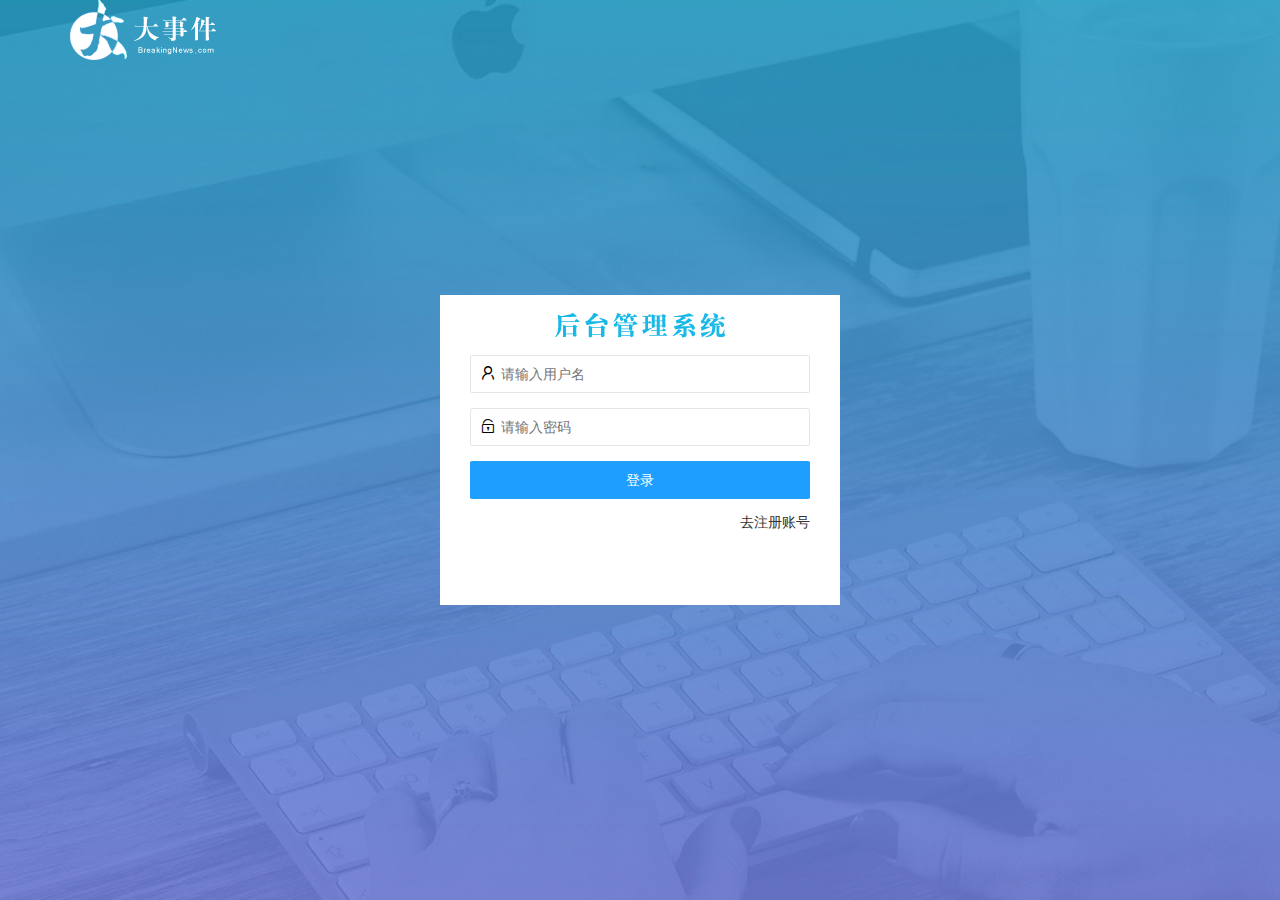
<file: login.html>
<!DOCTYPE html>
<html lang="en">

<head>
    <meta charset="UTF-8">
    <meta name="viewport" content="width=device-width, initial-scale=1.0">
    <title>大事件-登录/注册</title>
    <link rel="stylesheet" href="/assets/lib/layui/css/layui.css">
    <link rel="stylesheet" href="/assets/css/login.css">

</head>

<body>
    <!-- logo -->
    <div class="layui-main">
        <img src="/assets/images/logo.png">
    </div>

    <!-- 登录和注册面板 -->
    <div class="loginandreg-box">
        <div class="title-box"></div>

        <!-- login -->
        <div class="login-box">
            <form id="loginForm" class="layui-form" action="">
                <div class="layui-form-item">
                    <i class="layui-icon layui-icon-username"></i>
                    <input type="text" name="username" required lay-verify="required" placeholder="请输入用户名" autocomplete="off" class="layui-input">
                </div>

                <div class="layui-form-item">
                    <i class="layui-icon layui-icon-password"></i>
                    <input type="password" name="password" required lay-verify="required|pass" placeholder="请输入密码" autocomplete="off" class="layui-input">
                </div>

                <div class="layui-form-item">
                    <button class="layui-btn layui-btn-fluid  layui-btn-normal" lay-submit>登录</button>
                </div>

                <div class="layui-form-item link">
                    <a href="javascript:;" id="goRegLink">去注册账号</a>
                </div>
            </form>

        </div>

        <!-- reg -->
        <div class="reg-box" style="display: none;">
            <form id="regForm" class="layui-form" action="">
                <div class="layui-form-item">
                    <i class="layui-icon layui-icon-username"></i>
                    <input type="text" name="username" required lay-verify="required" placeholder="请输入用户名" autocomplete="off" class="layui-input">
                </div>

                <div class="layui-form-item">
                    <i class="layui-icon layui-icon-password"></i>
                    <input type="password" name="password" required lay-verify="required|pass" placeholder="请输入密码" autocomplete="off" class="layui-input">
                </div>

                <div class="layui-form-item">
                    <i class="layui-icon layui-icon-password"></i>
                    <input type="password" name="repassword" required lay-verify="required|pass|repass" placeholder="请再次输入密码" autocomplete="off" class="layui-input">
                </div>

                <div class="layui-form-item">
                    <button class="layui-btn layui-btn-fluid layui-btn-normal" lay-submit>注册</button>
                </div>

                <div class="layui-form-item link">
                    <a href="javascript:;" id="goLoginLink">去登录</a>
                </div>
            </form>

        </div>
    </div>

    <script src="/assets/lib/layui/layui.all.js"></script>
    <script src="/assets/lib/jquery.js"></script>
    <script src="/assets/js/baseAPI.js"></script>
    <script src="/assets/js/login.js"></script>
</body>

</html>
</file>
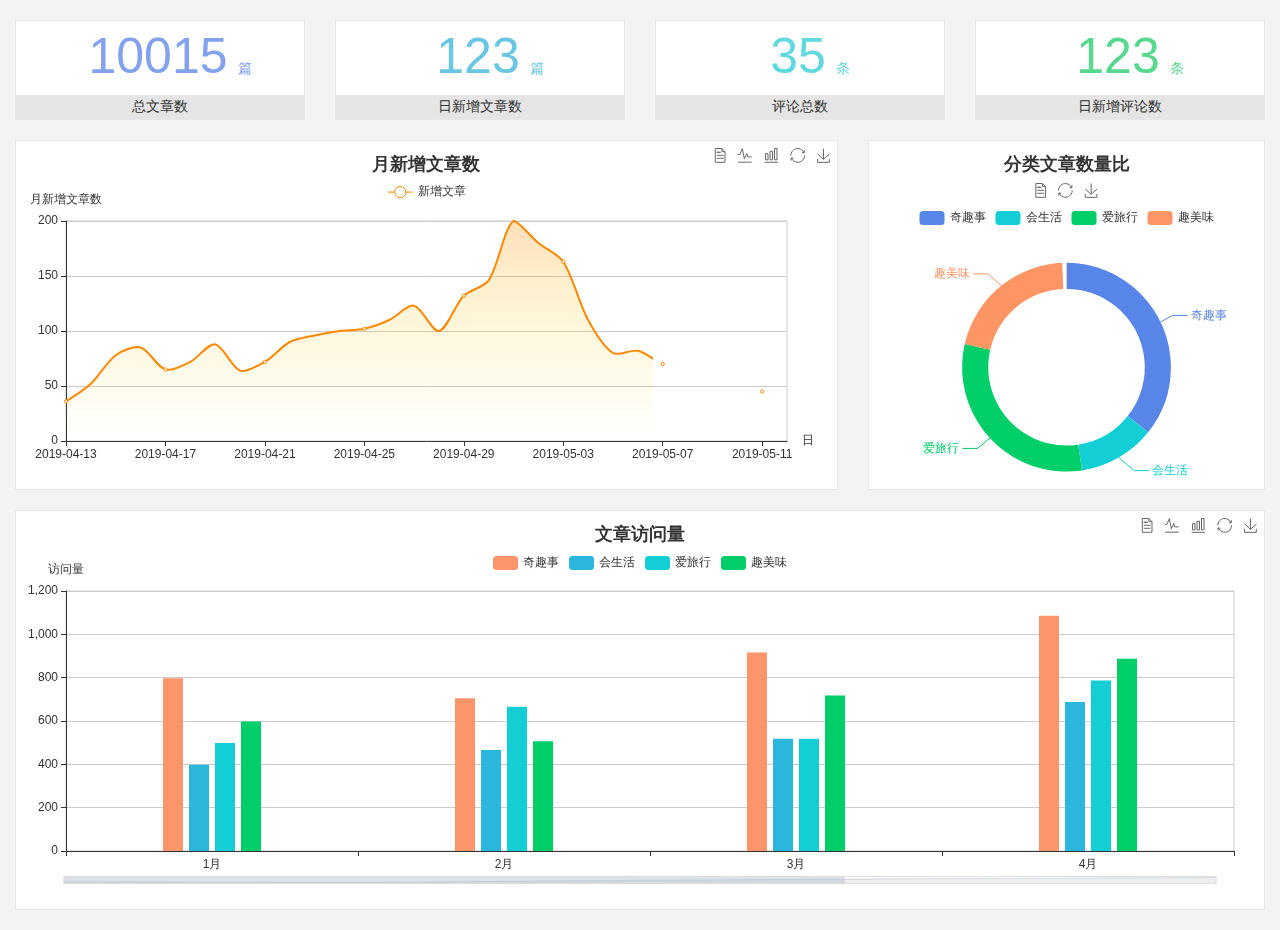
<file: home/dashboard.html>
<!DOCTYPE html>
<html lang="en">

<head>
  <meta charset="UTF-8">
  <meta name="viewport" content="width=device-width, initial-scale=1.0">
  <meta http-equiv="X-UA-Compatible" content="ie=edge">
  <title>图表统计</title>
  <link rel="stylesheet" href="../../assets/lib/bootstrap.css" />
  <link rel="stylesheet" href="../../assets/lib/main.css" />
  <script src="../../assets/lib/jquery.js"></script>
  <script type="text/javascript" src="../../assets/lib/echarts.min.js"></script>
</head>

<body>
  <div class="container-fluid">
    <div class="row spannel_list">
      <div class="col-sm-3 col-xs-6">
        <div class="spannel">
          <em>10015</em><span>篇</span>
          <b>总文章数</b>
        </div>
      </div>
      <div class="col-sm-3 col-xs-6">
        <div class="spannel scolor01">
          <em>123</em><span>篇</span>
          <b>日新增文章数</b>
        </div>
      </div>
      <div class="col-sm-3 col-xs-6">
        <div class="spannel scolor02">
          <em>35</em><span>条</span>
          <b>评论总数</b>
        </div>
      </div>
      <div class="col-sm-3 col-xs-6">
        <div class="spannel scolor03">
          <em>123</em><span>条</span>
          <b>日新增评论数</b>
        </div>
      </div>
    </div>
  </div>

  <div class="container-fluid">
    <div class="row curve-pie">
      <div class="col-lg-8 col-md-8">
        <div class="gragh_pannel" id="curve_show"></div>
      </div>
      <div class="col-lg-4 col-md-4">
        <div class="gragh_pannel" id="pie_show"></div>
      </div>
    </div>
  </div>

  <div class="container-fluid">
    <div class="column_pannel" id="column_show"></div>
  </div>

  <script>
    var oChart = echarts.init(document.getElementById('curve_show'));
    var aList_all = [
      { 'count': 36, 'date': '2019-04-13' },
      { 'count': 52, 'date': '2019-04-14' },
      { 'count': 78, 'date': '2019-04-15' },
      { 'count': 85, 'date': '2019-04-16' },
      { 'count': 65, 'date': '2019-04-17' },
      { 'count': 72, 'date': '2019-04-18' },
      { 'count': 88, 'date': '2019-04-19' },
      { 'count': 64, 'date': '2019-04-20' },
      { 'count': 72, 'date': '2019-04-21' },
      { 'count': 90, 'date': '2019-04-22' },
      { 'count': 96, 'date': '2019-04-23' },
      { 'count': 100, 'date': '2019-04-24' },
      { 'count': 102, 'date': '2019-04-25' },
      { 'count': 110, 'date': '2019-04-26' },
      { 'count': 123, 'date': '2019-04-27' },
      { 'count': 100, 'date': '2019-04-28' },
      { 'count': 132, 'date': '2019-04-29' },
      { 'count': 146, 'date': '2019-04-30' },
      { 'count': 200, 'date': '2019-05-01' },
      { 'count': 180, 'date': '2019-05-02' },
      { 'count': 163, 'date': '2019-05-03' },
      { 'count': 110, 'date': '2019-05-04' },
      { 'count': 80, 'date': '2019-05-05' },
      { 'count': 82, 'date': '2019-05-06' },
      { 'count': 70, 'date': '2019-05-07' },
      { 'count': 65, 'date': '2019-05-08' },
      { 'count': 54, 'date': '2019-05-09' },
      { 'count': 40, 'date': '2019-05-10' },
      { 'count': 45, 'date': '2019-05-11' },
      { 'count': 38, 'date': '2019-05-12' },
    ];

    let aCount = [];
    let aDate = [];

    for (var i = 0; i < aList_all.length; i++) {
      aCount.push(aList_all[i].count);
      aDate.push(aList_all[i].date);
    }

    var chartopt = {
      title: {
        text: '月新增文章数',
        left: 'center',
        top: '10'
      },
      tooltip: {
        trigger: 'axis'
      },
      legend: {
        data: ['新增文章'],
        top: '40'
      },
      toolbox: {
        show: true,
        feature: {
          mark: { show: true },
          dataView: { show: true, readOnly: false },
          magicType: { show: true, type: ['line', 'bar'] },
          restore: { show: true },
          saveAsImage: { show: true }
        }
      },
      calculable: true,
      xAxis: [
        {
          name: '日',
          type: 'category',
          boundaryGap: false,
          data: aDate
        }
      ],
      yAxis: [
        {
          name: '月新增文章数',
          type: 'value'
        }
      ],
      series: [
        {
          name: '新增文章',
          type: 'line',
          smooth: true,
          itemStyle: { normal: { areaStyle: { type: 'default' }, color: '#f80' }, lineStyle: { color: '#f80' } },
          data: aCount
        }],
      areaStyle: {
        normal: {
          color: new echarts.graphic.LinearGradient(0, 0, 0, 1, [{
            offset: 0,
            color: 'rgba(255,136,0,0.39)'
          }, {
            offset: .34,
            color: 'rgba(255,180,0,0.25)'
          }, {
            offset: 1,
            color: 'rgba(255,222,0,0.00)'
          }])

        }
      },
      grid: {
        show: true,
        x: 50,
        x2: 50,
        y: 80,
        height: 220
      }
    };

    oChart.setOption(chartopt);


    var oPie = echarts.init(document.getElementById('pie_show'));
    var oPieopt =
    {
      title: {
        top: 10,
        text: '分类文章数量比',
        x: 'center'
      },
      tooltip: {
        trigger: 'item',
        formatter: "{a} <br/>{b} : {c} ({d}%)"
      },
      color: ['#5885e8', '#13cfd5', '#00ce68', '#ff9565'],
      legend: {
        x: 'center',
        top: 65,
        data: ['奇趣事', '会生活', '爱旅行', '趣美味']
      },
      toolbox: {
        show: true,
        x: 'center',
        top: 35,
        feature: {
          mark: { show: true },
          dataView: { show: true, readOnly: false },
          magicType: {
            show: true,
            type: ['pie', 'funnel'],
            option: {
              funnel: {
                x: '25%',
                width: '50%',
                funnelAlign: 'left',
                max: 1548
              }
            }
          },
          restore: { show: true },
          saveAsImage: { show: true }
        }
      },
      calculable: true,
      series: [
        {
          name: '访问来源',
          type: 'pie',
          radius: ['45%', '60%'],
          center: ['50%', '65%'],
          data: [
            { value: 300, name: '奇趣事' },
            { value: 100, name: '会生活' },
            { value: 260, name: '爱旅行' },
            { value: 180, name: '趣美味' }
          ]
        }
      ]
    };
    oPie.setOption(oPieopt);



    var oColumn = this.echarts.init(document.getElementById('column_show'));
    var oColumnopt =
    {
      title: {
        text: '文章访问量',
        left: 'center',
        top: '10'
      },
      tooltip: {
        trigger: 'axis'
      },
      legend: {
        data: ['奇趣事', '会生活', '爱旅行', '趣美味'],
        top: '40'
      },
      toolbox: {
        show: true,
        feature: {
          mark: { show: true },
          dataView: { show: true, readOnly: false },
          magicType: { show: true, type: ['line', 'bar'] },
          restore: { show: true },
          saveAsImage: { show: true }
        }
      },
      calculable: true,
      xAxis: [
        {
          type: 'category',
          data: ['1月', '2月', '3月', '4月', '5月']
        }
      ],
      yAxis: [
        {
          name: '访问量',
          type: 'value'
        }
      ],
      series: [
        {
          name: '奇趣事',
          type: 'bar',
          barWidth: 20,
          itemStyle: {
            normal: { areaStyle: { type: 'default' }, color: '#fd956a' }
          },
          data: [800, 708, 920, 1090, 1200]
        },
        {
          name: '会生活',
          type: 'bar',
          barWidth: 20,
          itemStyle: {
            normal: { areaStyle: { type: 'default' }, color: '#2bb6db' }
          },
          data: [400, 468, 520, 690, 800]
        },
        {
          name: '爱旅行',
          type: 'bar',
          barWidth: 20,
          itemStyle: {
            normal: { areaStyle: { type: 'default' }, color: '#13cfd5' }
          },
          data: [500, 668, 520, 790, 900]
        },
        {
          name: '趣美味',
          type: 'bar',
          barWidth: 20,
          itemStyle: {
            normal: { areaStyle: { type: 'default' }, color: '#00ce68' }
          },
          data: [600, 508, 720, 890, 1000]
        }
      ],
      grid: {
        show: true,
        x: 50,
        x2: 30,
        y: 80,
        height: 260
      },
      dataZoom: [//给x轴设置滚动条
        {
          start: 0,//默认为0
          end: 100 - 1000 / 31,//默认为100
          type: 'slider',
          show: true,
          xAxisIndex: [0],
          handleSize: 0,//滑动条的 左右2个滑动条的大小
          height: 8,//组件高度
          left: 45, //左边的距离
          right: 50,//右边的距离
          bottom: 26,//右边的距离
          handleColor: '#ddd',//h滑动图标的颜色
          handleStyle: {
            borderColor: "#cacaca",
            borderWidth: "1",
            shadowBlur: 2,
            background: "#ddd",
            shadowColor: "#ddd",
          }
        }]
    };
    oColumn.setOption(oColumnopt);
  </script>
</body>

</html>
</file>
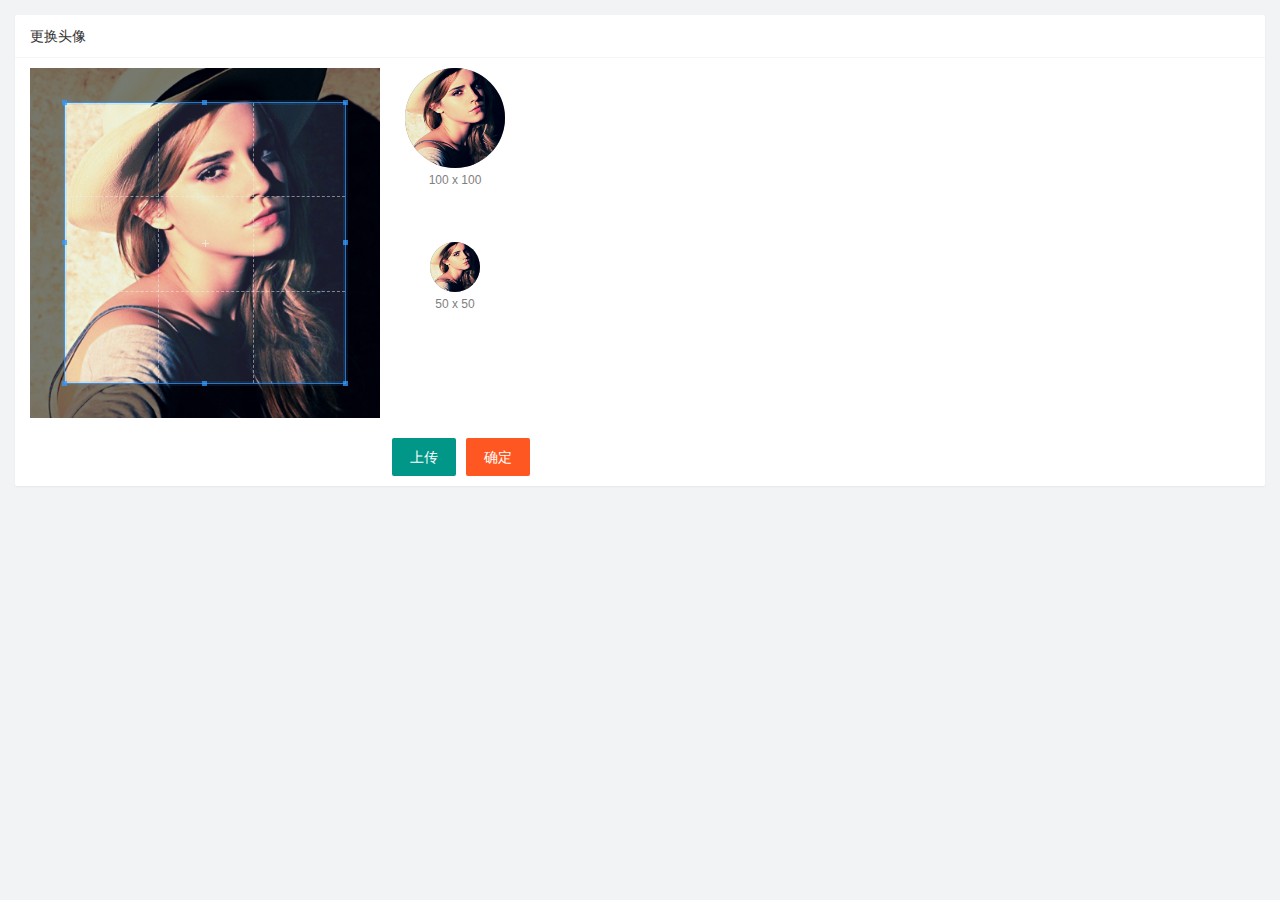
<file: user/user_avatar.html>
<!DOCTYPE html>
<html lang="en">

<head>
    <meta charset="UTF-8">
    <meta name="viewport" content="width=device-width, initial-scale=1.0">
    <title>Document</title>
    <link rel="stylesheet" href="/assets/lib/cropper/cropper.css" />
    <link rel="stylesheet" href="/assets/lib/layui/css/layui.css" />
    <link rel="stylesheet" href="/assets/css/common.css" />
    <link rel="stylesheet" href="/assets/css/user/user_avatar.css" />
</head>

<body class="user">
    <div class="layui-card">
        <div class="layui-card-header">更换头像</div>
        <div class="layui-card-body">
            <!-- 第一行的图片裁剪和预览区域 -->
            <div class="row1">
                <!-- 图片裁剪区域 -->
                <div class="cropper-box">
                    <!-- 这个 img 标签很重要，将来会把它初始化为裁剪区域 -->
                    <img id="image" src="/assets/images/sample.jpg" />
                </div>
                <!-- 图片的预览区域 -->
                <div class="preview-box">
                    <div>
                        <!-- 宽高为 100px 的预览区域 -->
                        <div class="img-preview w100"></div>
                        <p class="size">100 x 100</p>
                    </div>
                    <div>
                        <!-- 宽高为 50px 的预览区域 -->
                        <div class="img-preview w50"></div>
                        <p class="size">50 x 50</p>
                    </div>
                </div>
            </div>

            <!-- 第二行的按钮区域 -->
            <div class="row2">
                <input id="iptFile" accept="image/png,image/jpeg" type="file" style="display: none;" />
                <button id="chooseBtn" type="button" class="layui-btn">上传</button>
                <button id="upLoadBtn" type="button" class="layui-btn layui-btn-danger">确定</button>
            </div>
        </div>
    </div>
    <script src="/assets/lib/layui/layui.all.js"></script>
    <script src="/assets/lib/jquery.js"></script>
    <script src="/assets/lib/cropper/Cropper.js"></script>
    <script src="/assets/lib/cropper/jquery-cropper.js"></script>
    <script src="/assets/js/baseAPI.js"></script>
    <script src="/assets/js/user/user_avatar.js"></script>
</body>

</html>
</file>
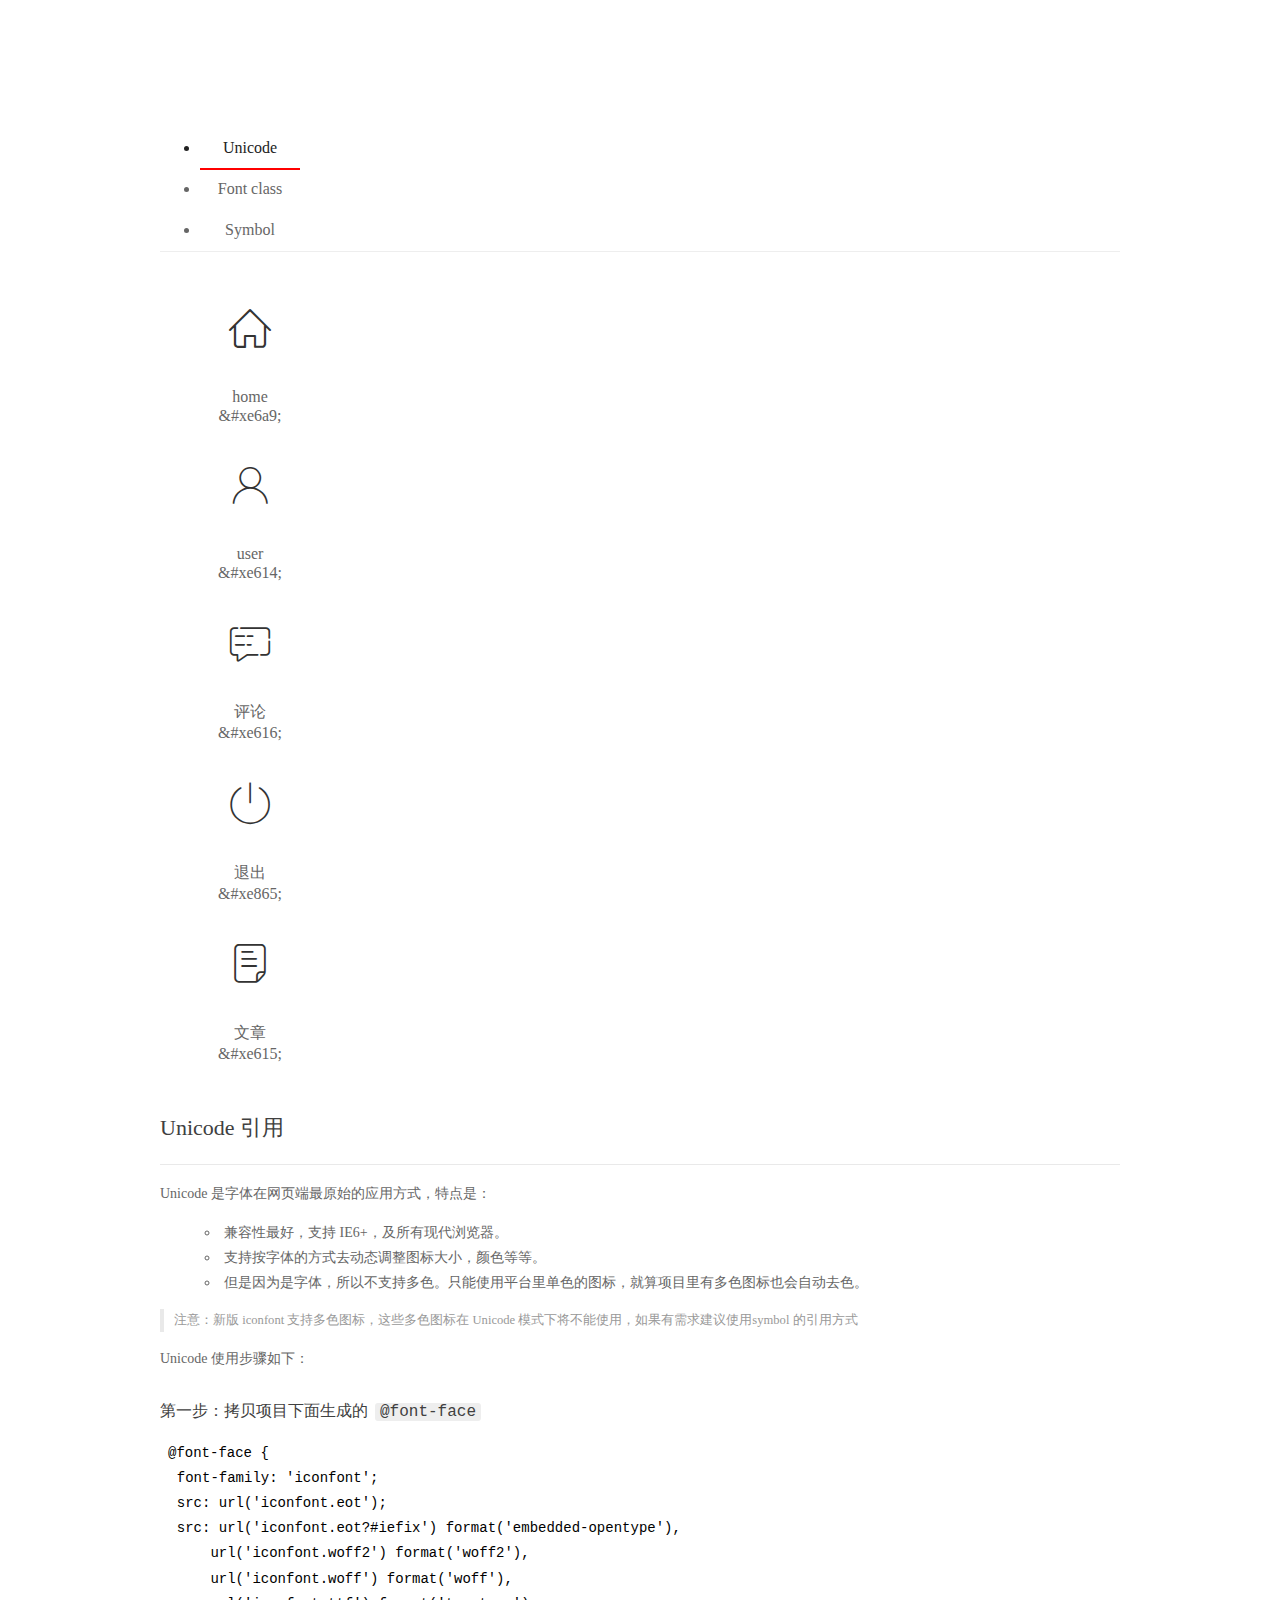
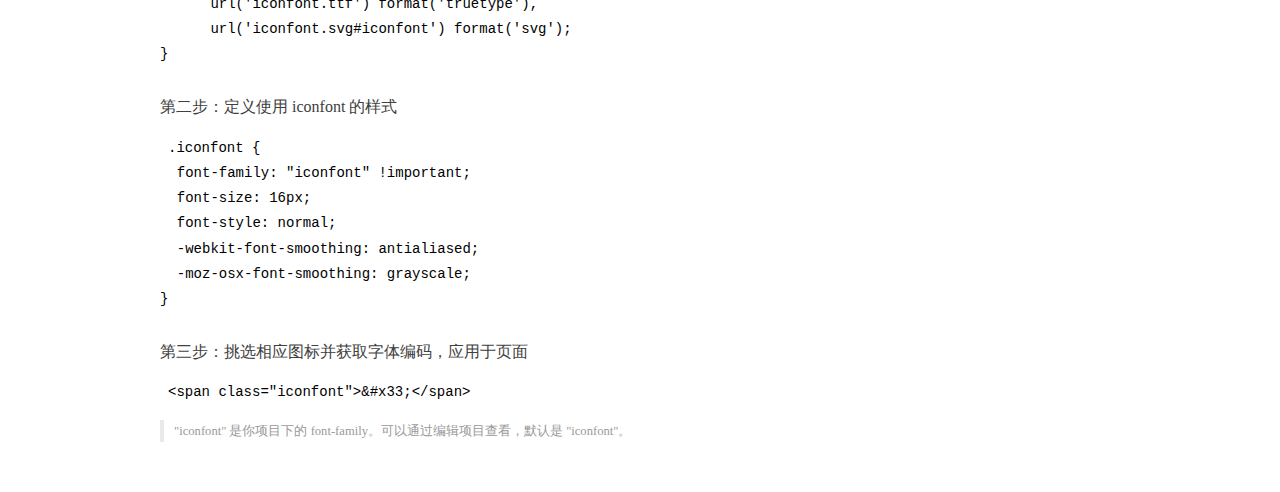
<file: assets/fonts/demo_index.html>
<!DOCTYPE html>
<html>
<head>
  <meta charset="utf-8"/>
  <title>IconFont Demo</title>
  <link rel="shortcut icon" href="https://gtms04.alicdn.com/tps/i4/TB1_oz6GVXXXXaFXpXXJDFnIXXX-64-64.ico" type="image/x-icon"/>
  <link rel="stylesheet" href="https://g.alicdn.com/thx/cube/1.3.2/cube.min.css">
  <link rel="stylesheet" href="demo.css">
  <link rel="stylesheet" href="iconfont.css">
  <script src="iconfont.js"></script>
  <!-- jQuery -->
  <script src="https://a1.alicdn.com/oss/uploads/2018/12/26/7bfddb60-08e8-11e9-9b04-53e73bb6408b.js"></script>
  <!-- 代码高亮 -->
  <script src="https://a1.alicdn.com/oss/uploads/2018/12/26/a3f714d0-08e6-11e9-8a15-ebf944d7534c.js"></script>
</head>
<body>
  <div class="main">
    <h1 class="logo"><a href="https://www.iconfont.cn/" title="iconfont 首页" target="_blank">&#xe86b;</a></h1>
    <div class="nav-tabs">
      <ul id="tabs" class="dib-box">
        <li class="dib active"><span>Unicode</span></li>
        <li class="dib"><span>Font class</span></li>
        <li class="dib"><span>Symbol</span></li>
      </ul>
      
    </div>
    <div class="tab-container">
      <div class="content unicode" style="display: block;">
          <ul class="icon_lists dib-box">
          
            <li class="dib">
              <span class="icon iconfont">&#xe6a9;</span>
                <div class="name">home</div>
                <div class="code-name">&amp;#xe6a9;</div>
              </li>
          
            <li class="dib">
              <span class="icon iconfont">&#xe614;</span>
                <div class="name">user</div>
                <div class="code-name">&amp;#xe614;</div>
              </li>
          
            <li class="dib">
              <span class="icon iconfont">&#xe616;</span>
                <div class="name">评论</div>
                <div class="code-name">&amp;#xe616;</div>
              </li>
          
            <li class="dib">
              <span class="icon iconfont">&#xe865;</span>
                <div class="name">退出</div>
                <div class="code-name">&amp;#xe865;</div>
              </li>
          
            <li class="dib">
              <span class="icon iconfont">&#xe615;</span>
                <div class="name">文章</div>
                <div class="code-name">&amp;#xe615;</div>
              </li>
          
          </ul>
          <div class="article markdown">
          <h2 id="unicode-">Unicode 引用</h2>
          <hr>

          <p>Unicode 是字体在网页端最原始的应用方式，特点是：</p>
          <ul>
            <li>兼容性最好，支持 IE6+，及所有现代浏览器。</li>
            <li>支持按字体的方式去动态调整图标大小，颜色等等。</li>
            <li>但是因为是字体，所以不支持多色。只能使用平台里单色的图标，就算项目里有多色图标也会自动去色。</li>
          </ul>
          <blockquote>
            <p>注意：新版 iconfont 支持多色图标，这些多色图标在 Unicode 模式下将不能使用，如果有需求建议使用symbol 的引用方式</p>
          </blockquote>
          <p>Unicode 使用步骤如下：</p>
          <h3 id="-font-face">第一步：拷贝项目下面生成的 <code>@font-face</code></h3>
<pre><code class="language-css"
>@font-face {
  font-family: 'iconfont';
  src: url('iconfont.eot');
  src: url('iconfont.eot?#iefix') format('embedded-opentype'),
      url('iconfont.woff2') format('woff2'),
      url('iconfont.woff') format('woff'),
      url('iconfont.ttf') format('truetype'),
      url('iconfont.svg#iconfont') format('svg');
}
</code></pre>
          <h3 id="-iconfont-">第二步：定义使用 iconfont 的样式</h3>
<pre><code class="language-css"
>.iconfont {
  font-family: "iconfont" !important;
  font-size: 16px;
  font-style: normal;
  -webkit-font-smoothing: antialiased;
  -moz-osx-font-smoothing: grayscale;
}
</code></pre>
          <h3 id="-">第三步：挑选相应图标并获取字体编码，应用于页面</h3>
<pre>
<code class="language-html"
>&lt;span class="iconfont"&gt;&amp;#x33;&lt;/span&gt;
</code></pre>
          <blockquote>
            <p>"iconfont" 是你项目下的 font-family。可以通过编辑项目查看，默认是 "iconfont"。</p>
          </blockquote>
          </div>
      </div>
      <div class="content font-class">
        <ul class="icon_lists dib-box">
          
          <li class="dib">
            <span class="icon iconfont icon-home"></span>
            <div class="name">
              home
            </div>
            <div class="code-name">.icon-home
            </div>
          </li>
          
          <li class="dib">
            <span class="icon iconfont icon-user"></span>
            <div class="name">
              user
            </div>
            <div class="code-name">.icon-user
            </div>
          </li>
          
          <li class="dib">
            <span class="icon iconfont icon-pinglun"></span>
            <div class="name">
              评论
            </div>
            <div class="code-name">.icon-pinglun
            </div>
          </li>
          
          <li class="dib">
            <span class="icon iconfont icon-tuichu"></span>
            <div class="name">
              退出
            </div>
            <div class="code-name">.icon-tuichu
            </div>
          </li>
          
          <li class="dib">
            <span class="icon iconfont icon-16"></span>
            <div class="name">
              文章
            </div>
            <div class="code-name">.icon-16
            </div>
          </li>
          
        </ul>
        <div class="article markdown">
        <h2 id="font-class-">font-class 引用</h2>
        <hr>

        <p>font-class 是 Unicode 使用方式的一种变种，主要是解决 Unicode 书写不直观，语意不明确的问题。</p>
        <p>与 Unicode 使用方式相比，具有如下特点：</p>
        <ul>
          <li>兼容性良好，支持 IE8+，及所有现代浏览器。</li>
          <li>相比于 Unicode 语意明确，书写更直观。可以很容易分辨这个 icon 是什么。</li>
          <li>因为使用 class 来定义图标，所以当要替换图标时，只需要修改 class 里面的 Unicode 引用。</li>
          <li>不过因为本质上还是使用的字体，所以多色图标还是不支持的。</li>
        </ul>
        <p>使用步骤如下：</p>
        <h3 id="-fontclass-">第一步：引入项目下面生成的 fontclass 代码：</h3>
<pre><code class="language-html">&lt;link rel="stylesheet" href="./iconfont.css"&gt;
</code></pre>
        <h3 id="-">第二步：挑选相应图标并获取类名，应用于页面：</h3>
<pre><code class="language-html">&lt;span class="iconfont icon-xxx"&gt;&lt;/span&gt;
</code></pre>
        <blockquote>
          <p>"
            iconfont" 是你项目下的 font-family。可以通过编辑项目查看，默认是 "iconfont"。</p>
        </blockquote>
      </div>
      </div>
      <div class="content symbol">
          <ul class="icon_lists dib-box">
          
            <li class="dib">
                <svg class="icon svg-icon" aria-hidden="true">
                  <use xlink:href="#icon-home"></use>
                </svg>
                <div class="name">home</div>
                <div class="code-name">#icon-home</div>
            </li>
          
            <li class="dib">
                <svg class="icon svg-icon" aria-hidden="true">
                  <use xlink:href="#icon-user"></use>
                </svg>
                <div class="name">user</div>
                <div class="code-name">#icon-user</div>
            </li>
          
            <li class="dib">
                <svg class="icon svg-icon" aria-hidden="true">
                  <use xlink:href="#icon-pinglun"></use>
                </svg>
                <div class="name">评论</div>
                <div class="code-name">#icon-pinglun</div>
            </li>
          
            <li class="dib">
                <svg class="icon svg-icon" aria-hidden="true">
                  <use xlink:href="#icon-tuichu"></use>
                </svg>
                <div class="name">退出</div>
                <div class="code-name">#icon-tuichu</div>
            </li>
          
            <li class="dib">
                <svg class="icon svg-icon" aria-hidden="true">
                  <use xlink:href="#icon-16"></use>
                </svg>
                <div class="name">文章</div>
                <div class="code-name">#icon-16</div>
            </li>
          
          </ul>
          <div class="article markdown">
          <h2 id="symbol-">Symbol 引用</h2>
          <hr>

          <p>这是一种全新的使用方式，应该说这才是未来的主流，也是平台目前推荐的用法。相关介绍可以参考这篇<a href="">文章</a>
            这种用法其实是做了一个 SVG 的集合，与另外两种相比具有如下特点：</p>
          <ul>
            <li>支持多色图标了，不再受单色限制。</li>
            <li>通过一些技巧，支持像字体那样，通过 <code>font-size</code>, <code>color</code> 来调整样式。</li>
            <li>兼容性较差，支持 IE9+，及现代浏览器。</li>
            <li>浏览器渲染 SVG 的性能一般，还不如 png。</li>
          </ul>
          <p>使用步骤如下：</p>
          <h3 id="-symbol-">第一步：引入项目下面生成的 symbol 代码：</h3>
<pre><code class="language-html">&lt;script src="./iconfont.js"&gt;&lt;/script&gt;
</code></pre>
          <h3 id="-css-">第二步：加入通用 CSS 代码（引入一次就行）：</h3>
<pre><code class="language-html">&lt;style&gt;
.icon {
  width: 1em;
  height: 1em;
  vertical-align: -0.15em;
  fill: currentColor;
  overflow: hidden;
}
&lt;/style&gt;
</code></pre>
          <h3 id="-">第三步：挑选相应图标并获取类名，应用于页面：</h3>
<pre><code class="language-html">&lt;svg class="icon" aria-hidden="true"&gt;
  &lt;use xlink:href="#icon-xxx"&gt;&lt;/use&gt;
&lt;/svg&gt;
</code></pre>
          </div>
      </div>

    </div>
  </div>
  <script>
  $(document).ready(function () {
      $('.tab-container .content:first').show()

      $('#tabs li').click(function (e) {
        var tabContent = $('.tab-container .content')
        var index = $(this).index()

        if ($(this).hasClass('active')) {
          return
        } else {
          $('#tabs li').removeClass('active')
          $(this).addClass('active')

          tabContent.hide().eq(index).fadeIn()
        }
      })
    })
  </script>
</body>
</html>
</file>
<file: assets/lib/layui/css/layui.css>
/** layui-v2.5.5 MIT License By https://www.layui.com */
 .layui-inline,img{display:inline-block;vertical-align:middle}h1,h2,h3,h4,h5,h6{font-weight:400}.layui-edge,.layui-header,.layui-inline,.layui-main{position:relative}.layui-body,.layui-edge,.layui-elip{overflow:hidden}.layui-btn,.layui-edge,.layui-inline,img{vertical-align:middle}.layui-btn,.layui-disabled,.layui-icon,.layui-unselect{-moz-user-select:none;-webkit-user-select:none;-ms-user-select:none}.layui-elip,.layui-form-checkbox span,.layui-form-pane .layui-form-label{text-overflow:ellipsis;white-space:nowrap}.layui-breadcrumb,.layui-tree-btnGroup{visibility:hidden}blockquote,body,button,dd,div,dl,dt,form,h1,h2,h3,h4,h5,h6,input,li,ol,p,pre,td,textarea,th,ul{margin:0;padding:0;-webkit-tap-highlight-color:rgba(0,0,0,0)}a:active,a:hover{outline:0}img{border:none}li{list-style:none}table{border-collapse:collapse;border-spacing:0}h4,h5,h6{font-size:100%}button,input,optgroup,option,select,textarea{font-family:inherit;font-size:inherit;font-style:inherit;font-weight:inherit;outline:0}pre{white-space:pre-wrap;white-space:-moz-pre-wrap;white-space:-pre-wrap;white-space:-o-pre-wrap;word-wrap:break-word}body{line-height:24px;font:14px Helvetica Neue,Helvetica,PingFang SC,Tahoma,Arial,sans-serif}hr{height:1px;margin:10px 0;border:0;clear:both}a{color:#333;text-decoration:none}a:hover{color:#777}a cite{font-style:normal;*cursor:pointer}.layui-border-box,.layui-border-box *{box-sizing:border-box}.layui-box,.layui-box *{box-sizing:content-box}.layui-clear{clear:both;*zoom:1}.layui-clear:after{content:'\20';clear:both;*zoom:1;display:block;height:0}.layui-inline{*display:inline;*zoom:1}.layui-edge{display:inline-block;width:0;height:0;border-width:6px;border-style:dashed;border-color:transparent}.layui-edge-top{top:-4px;border-bottom-color:#999;border-bottom-style:solid}.layui-edge-right{border-left-color:#999;border-left-style:solid}.layui-edge-bottom{top:2px;border-top-color:#999;border-top-style:solid}.layui-edge-left{border-right-color:#999;border-right-style:solid}.layui-disabled,.layui-disabled:hover{color:#d2d2d2!important;cursor:not-allowed!important}.layui-circle{border-radius:100%}.layui-show{display:block!important}.layui-hide{display:none!important}@font-face{font-family:layui-icon;src:url(../font/iconfont.eot?v=250);src:url(../font/iconfont.eot?v=250#iefix) format('embedded-opentype'),url(../font/iconfont.woff2?v=250) format('woff2'),url(../font/iconfont.woff?v=250) format('woff'),url(../font/iconfont.ttf?v=250) format('truetype'),url(../font/iconfont.svg?v=250#layui-icon) format('svg')}.layui-icon{font-family:layui-icon!important;font-size:16px;font-style:normal;-webkit-font-smoothing:antialiased;-moz-osx-font-smoothing:grayscale}.layui-icon-reply-fill:before{content:"\e611"}.layui-icon-set-fill:before{content:"\e614"}.layui-icon-menu-fill:before{content:"\e60f"}.layui-icon-search:before{content:"\e615"}.layui-icon-share:before{content:"\e641"}.layui-icon-set-sm:before{content:"\e620"}.layui-icon-engine:before{content:"\e628"}.layui-icon-close:before{content:"\1006"}.layui-icon-close-fill:before{content:"\1007"}.layui-icon-chart-screen:before{content:"\e629"}.layui-icon-star:before{content:"\e600"}.layui-icon-circle-dot:before{content:"\e617"}.layui-icon-chat:before{content:"\e606"}.layui-icon-release:before{content:"\e609"}.layui-icon-list:before{content:"\e60a"}.layui-icon-chart:before{content:"\e62c"}.layui-icon-ok-circle:before{content:"\1005"}.layui-icon-layim-theme:before{content:"\e61b"}.layui-icon-table:before{content:"\e62d"}.layui-icon-right:before{content:"\e602"}.layui-icon-left:before{content:"\e603"}.layui-icon-cart-simple:before{content:"\e698"}.layui-icon-face-cry:before{content:"\e69c"}.layui-icon-face-smile:before{content:"\e6af"}.layui-icon-survey:before{content:"\e6b2"}.layui-icon-tree:before{content:"\e62e"}.layui-icon-upload-circle:before{content:"\e62f"}.layui-icon-add-circle:before{content:"\e61f"}.layui-icon-download-circle:before{content:"\e601"}.layui-icon-templeate-1:before{content:"\e630"}.layui-icon-util:before{content:"\e631"}.layui-icon-face-surprised:before{content:"\e664"}.layui-icon-edit:before{content:"\e642"}.layui-icon-speaker:before{content:"\e645"}.layui-icon-down:before{content:"\e61a"}.layui-icon-file:before{content:"\e621"}.layui-icon-layouts:before{content:"\e632"}.layui-icon-rate-half:before{content:"\e6c9"}.layui-icon-add-circle-fine:before{content:"\e608"}.layui-icon-prev-circle:before{content:"\e633"}.layui-icon-read:before{content:"\e705"}.layui-icon-404:before{content:"\e61c"}.layui-icon-carousel:before{content:"\e634"}.layui-icon-help:before{content:"\e607"}.layui-icon-code-circle:before{content:"\e635"}.layui-icon-water:before{content:"\e636"}.layui-icon-username:before{content:"\e66f"}.layui-icon-find-fill:before{content:"\e670"}.layui-icon-about:before{content:"\e60b"}.layui-icon-location:before{content:"\e715"}.layui-icon-up:before{content:"\e619"}.layui-icon-pause:before{content:"\e651"}.layui-icon-date:before{content:"\e637"}.layui-icon-layim-uploadfile:before{content:"\e61d"}.layui-icon-delete:before{content:"\e640"}.layui-icon-play:before{content:"\e652"}.layui-icon-top:before{content:"\e604"}.layui-icon-friends:before{content:"\e612"}.layui-icon-refresh-3:before{content:"\e9aa"}.layui-icon-ok:before{content:"\e605"}.layui-icon-layer:before{content:"\e638"}.layui-icon-face-smile-fine:before{content:"\e60c"}.layui-icon-dollar:before{content:"\e659"}.layui-icon-group:before{content:"\e613"}.layui-icon-layim-download:before{content:"\e61e"}.layui-icon-picture-fine:before{content:"\e60d"}.layui-icon-link:before{content:"\e64c"}.layui-icon-diamond:before{content:"\e735"}.layui-icon-log:before{content:"\e60e"}.layui-icon-rate-solid:before{content:"\e67a"}.layui-icon-fonts-del:before{content:"\e64f"}.layui-icon-unlink:before{content:"\e64d"}.layui-icon-fonts-clear:before{content:"\e639"}.layui-icon-triangle-r:before{content:"\e623"}.layui-icon-circle:before{content:"\e63f"}.layui-icon-radio:before{content:"\e643"}.layui-icon-align-center:before{content:"\e647"}.layui-icon-align-right:before{content:"\e648"}.layui-icon-align-left:before{content:"\e649"}.layui-icon-loading-1:before{content:"\e63e"}.layui-icon-return:before{content:"\e65c"}.layui-icon-fonts-strong:before{content:"\e62b"}.layui-icon-upload:before{content:"\e67c"}.layui-icon-dialogue:before{content:"\e63a"}.layui-icon-video:before{content:"\e6ed"}.layui-icon-headset:before{content:"\e6fc"}.layui-icon-cellphone-fine:before{content:"\e63b"}.layui-icon-add-1:before{content:"\e654"}.layui-icon-face-smile-b:before{content:"\e650"}.layui-icon-fonts-html:before{content:"\e64b"}.layui-icon-form:before{content:"\e63c"}.layui-icon-cart:before{content:"\e657"}.layui-icon-camera-fill:before{content:"\e65d"}.layui-icon-tabs:before{content:"\e62a"}.layui-icon-fonts-code:before{content:"\e64e"}.layui-icon-fire:before{content:"\e756"}.layui-icon-set:before{content:"\e716"}.layui-icon-fonts-u:before{content:"\e646"}.layui-icon-triangle-d:before{content:"\e625"}.layui-icon-tips:before{content:"\e702"}.layui-icon-picture:before{content:"\e64a"}.layui-icon-more-vertical:before{content:"\e671"}.layui-icon-flag:before{content:"\e66c"}.layui-icon-loading:before{content:"\e63d"}.layui-icon-fonts-i:before{content:"\e644"}.layui-icon-refresh-1:before{content:"\e666"}.layui-icon-rmb:before{content:"\e65e"}.layui-icon-home:before{content:"\e68e"}.layui-icon-user:before{content:"\e770"}.layui-icon-notice:before{content:"\e667"}.layui-icon-login-weibo:before{content:"\e675"}.layui-icon-voice:before{content:"\e688"}.layui-icon-upload-drag:before{content:"\e681"}.layui-icon-login-qq:before{content:"\e676"}.layui-icon-snowflake:before{content:"\e6b1"}.layui-icon-file-b:before{content:"\e655"}.layui-icon-template:before{content:"\e663"}.layui-icon-auz:before{content:"\e672"}.layui-icon-console:before{content:"\e665"}.layui-icon-app:before{content:"\e653"}.layui-icon-prev:before{content:"\e65a"}.layui-icon-website:before{content:"\e7ae"}.layui-icon-next:before{content:"\e65b"}.layui-icon-component:before{content:"\e857"}.layui-icon-more:before{content:"\e65f"}.layui-icon-login-wechat:before{content:"\e677"}.layui-icon-shrink-right:before{content:"\e668"}.layui-icon-spread-left:before{content:"\e66b"}.layui-icon-camera:before{content:"\e660"}.layui-icon-note:before{content:"\e66e"}.layui-icon-refresh:before{content:"\e669"}.layui-icon-female:before{content:"\e661"}.layui-icon-male:before{content:"\e662"}.layui-icon-password:before{content:"\e673"}.layui-icon-senior:before{content:"\e674"}.layui-icon-theme:before{content:"\e66a"}.layui-icon-tread:before{content:"\e6c5"}.layui-icon-praise:before{content:"\e6c6"}.layui-icon-star-fill:before{content:"\e658"}.layui-icon-rate:before{content:"\e67b"}.layui-icon-template-1:before{content:"\e656"}.layui-icon-vercode:before{content:"\e679"}.layui-icon-cellphone:before{content:"\e678"}.layui-icon-screen-full:before{content:"\e622"}.layui-icon-screen-restore:before{content:"\e758"}.layui-icon-cols:before{content:"\e610"}.layui-icon-export:before{content:"\e67d"}.layui-icon-print:before{content:"\e66d"}.layui-icon-slider:before{content:"\e714"}.layui-icon-addition:before{content:"\e624"}.layui-icon-subtraction:before{content:"\e67e"}.layui-icon-service:before{content:"\e626"}.layui-icon-transfer:before{content:"\e691"}.layui-main{width:1140px;margin:0 auto}.layui-header{z-index:1000;height:60px}.layui-header a:hover{transition:all .5s;-webkit-transition:all .5s}.layui-side{position:fixed;left:0;top:0;bottom:0;z-index:999;width:200px;overflow-x:hidden}.layui-side-scroll{position:relative;width:220px;height:100%;overflow-x:hidden}.layui-body{position:absolute;left:200px;right:0;top:0;bottom:0;z-index:998;width:auto;overflow-y:auto;box-sizing:border-box}.layui-layout-body{overflow:hidden}.layui-layout-admin .layui-header{background-color:#23262E}.layui-layout-admin .layui-side{top:60px;width:200px;overflow-x:hidden}.layui-layout-admin .layui-body{position:fixed;top:60px;bottom:44px}.layui-layout-admin .layui-main{width:auto;margin:0 15px}.layui-layout-admin .layui-footer{position:fixed;left:200px;right:0;bottom:0;height:44px;line-height:44px;padding:0 15px;background-color:#eee}.layui-layout-admin .layui-logo{position:absolute;left:0;top:0;width:200px;height:100%;line-height:60px;text-align:center;color:#009688;font-size:16px}.layui-layout-admin .layui-header .layui-nav{background:0 0}.layui-layout-left{position:absolute!important;left:200px;top:0}.layui-layout-right{position:absolute!important;right:0;top:0}.layui-container{position:relative;margin:0 auto;padding:0 15px;box-sizing:border-box}.layui-fluid{position:relative;margin:0 auto;padding:0 15px}.layui-row:after,.layui-row:before{content:'';display:block;clear:both}.layui-col-lg1,.layui-col-lg10,.layui-col-lg11,.layui-col-lg12,.layui-col-lg2,.layui-col-lg3,.layui-col-lg4,.layui-col-lg5,.layui-col-lg6,.layui-col-lg7,.layui-col-lg8,.layui-col-lg9,.layui-col-md1,.layui-col-md10,.layui-col-md11,.layui-col-md12,.layui-col-md2,.layui-col-md3,.layui-col-md4,.layui-col-md5,.layui-col-md6,.layui-col-md7,.layui-col-md8,.layui-col-md9,.layui-col-sm1,.layui-col-sm10,.layui-col-sm11,.layui-col-sm12,.layui-col-sm2,.layui-col-sm3,.layui-col-sm4,.layui-col-sm5,.layui-col-sm6,.layui-col-sm7,.layui-col-sm8,.layui-col-sm9,.layui-col-xs1,.layui-col-xs10,.layui-col-xs11,.layui-col-xs12,.layui-col-xs2,.layui-col-xs3,.layui-col-xs4,.layui-col-xs5,.layui-col-xs6,.layui-col-xs7,.layui-col-xs8,.layui-col-xs9{position:relative;display:block;box-sizing:border-box}.layui-col-xs1,.layui-col-xs10,.layui-col-xs11,.layui-col-xs12,.layui-col-xs2,.layui-col-xs3,.layui-col-xs4,.layui-col-xs5,.layui-col-xs6,.layui-col-xs7,.layui-col-xs8,.layui-col-xs9{float:left}.layui-col-xs1{width:8.33333333%}.layui-col-xs2{width:16.66666667%}.layui-col-xs3{width:25%}.layui-col-xs4{width:33.33333333%}.layui-col-xs5{width:41.66666667%}.layui-col-xs6{width:50%}.layui-col-xs7{width:58.33333333%}.layui-col-xs8{width:66.66666667%}.layui-col-xs9{width:75%}.layui-col-xs10{width:83.33333333%}.layui-col-xs11{width:91.66666667%}.layui-col-xs12{width:100%}.layui-col-xs-offset1{margin-left:8.33333333%}.layui-col-xs-offset2{margin-left:16.66666667%}.layui-col-xs-offset3{margin-left:25%}.layui-col-xs-offset4{margin-left:33.33333333%}.layui-col-xs-offset5{margin-left:41.66666667%}.layui-col-xs-offset6{margin-left:50%}.layui-col-xs-offset7{margin-left:58.33333333%}.layui-col-xs-offset8{margin-left:66.66666667%}.layui-col-xs-offset9{margin-left:75%}.layui-col-xs-offset10{margin-left:83.33333333%}.layui-col-xs-offset11{margin-left:91.66666667%}.layui-col-xs-offset12{margin-left:100%}@media screen and (max-width:768px){.layui-hide-xs{display:none!important}.layui-show-xs-block{display:block!important}.layui-show-xs-inline{display:inline!important}.layui-show-xs-inline-block{display:inline-block!important}}@media screen and (min-width:768px){.layui-container{width:750px}.layui-hide-sm{display:none!important}.layui-show-sm-block{display:block!important}.layui-show-sm-inline{display:inline!important}.layui-show-sm-inline-block{display:inline-block!important}.layui-col-sm1,.layui-col-sm10,.layui-col-sm11,.layui-col-sm12,.layui-col-sm2,.layui-col-sm3,.layui-col-sm4,.layui-col-sm5,.layui-col-sm6,.layui-col-sm7,.layui-col-sm8,.layui-col-sm9{float:left}.layui-col-sm1{width:8.33333333%}.layui-col-sm2{width:16.66666667%}.layui-col-sm3{width:25%}.layui-col-sm4{width:33.33333333%}.layui-col-sm5{width:41.66666667%}.layui-col-sm6{width:50%}.layui-col-sm7{width:58.33333333%}.layui-col-sm8{width:66.66666667%}.layui-col-sm9{width:75%}.layui-col-sm10{width:83.33333333%}.layui-col-sm11{width:91.66666667%}.layui-col-sm12{width:100%}.layui-col-sm-offset1{margin-left:8.33333333%}.layui-col-sm-offset2{margin-left:16.66666667%}.layui-col-sm-offset3{margin-left:25%}.layui-col-sm-offset4{margin-left:33.33333333%}.layui-col-sm-offset5{margin-left:41.66666667%}.layui-col-sm-offset6{margin-left:50%}.layui-col-sm-offset7{margin-left:58.33333333%}.layui-col-sm-offset8{margin-left:66.66666667%}.layui-col-sm-offset9{margin-left:75%}.layui-col-sm-offset10{margin-left:83.33333333%}.layui-col-sm-offset11{margin-left:91.66666667%}.layui-col-sm-offset12{margin-left:100%}}@media screen and (min-width:992px){.layui-container{width:970px}.layui-hide-md{display:none!important}.layui-show-md-block{display:block!important}.layui-show-md-inline{display:inline!important}.layui-show-md-inline-block{display:inline-block!important}.layui-col-md1,.layui-col-md10,.layui-col-md11,.layui-col-md12,.layui-col-md2,.layui-col-md3,.layui-col-md4,.layui-col-md5,.layui-col-md6,.layui-col-md7,.layui-col-md8,.layui-col-md9{float:left}.layui-col-md1{width:8.33333333%}.layui-col-md2{width:16.66666667%}.layui-col-md3{width:25%}.layui-col-md4{width:33.33333333%}.layui-col-md5{width:41.66666667%}.layui-col-md6{width:50%}.layui-col-md7{width:58.33333333%}.layui-col-md8{width:66.66666667%}.layui-col-md9{width:75%}.layui-col-md10{width:83.33333333%}.layui-col-md11{width:91.66666667%}.layui-col-md12{width:100%}.layui-col-md-offset1{margin-left:8.33333333%}.layui-col-md-offset2{margin-left:16.66666667%}.layui-col-md-offset3{margin-left:25%}.layui-col-md-offset4{margin-left:33.33333333%}.layui-col-md-offset5{margin-left:41.66666667%}.layui-col-md-offset6{margin-left:50%}.layui-col-md-offset7{margin-left:58.33333333%}.layui-col-md-offset8{margin-left:66.66666667%}.layui-col-md-offset9{margin-left:75%}.layui-col-md-offset10{margin-left:83.33333333%}.layui-col-md-offset11{margin-left:91.66666667%}.layui-col-md-offset12{margin-left:100%}}@media screen and (min-width:1200px){.layui-container{width:1170px}.layui-hide-lg{display:none!important}.layui-show-lg-block{display:block!important}.layui-show-lg-inline{display:inline!important}.layui-show-lg-inline-block{display:inline-block!important}.layui-col-lg1,.layui-col-lg10,.layui-col-lg11,.layui-col-lg12,.layui-col-lg2,.layui-col-lg3,.layui-col-lg4,.layui-col-lg5,.layui-col-lg6,.layui-col-lg7,.layui-col-lg8,.layui-col-lg9{float:left}.layui-col-lg1{width:8.33333333%}.layui-col-lg2{width:16.66666667%}.layui-col-lg3{width:25%}.layui-col-lg4{width:33.33333333%}.layui-col-lg5{width:41.66666667%}.layui-col-lg6{width:50%}.layui-col-lg7{width:58.33333333%}.layui-col-lg8{width:66.66666667%}.layui-col-lg9{width:75%}.layui-col-lg10{width:83.33333333%}.layui-col-lg11{width:91.66666667%}.layui-col-lg12{width:100%}.layui-col-lg-offset1{margin-left:8.33333333%}.layui-col-lg-offset2{margin-left:16.66666667%}.layui-col-lg-offset3{margin-left:25%}.layui-col-lg-offset4{margin-left:33.33333333%}.layui-col-lg-offset5{margin-left:41.66666667%}.layui-col-lg-offset6{margin-left:50%}.layui-col-lg-offset7{margin-left:58.33333333%}.layui-col-lg-offset8{margin-left:66.66666667%}.layui-col-lg-offset9{margin-left:75%}.layui-col-lg-offset10{margin-left:83.33333333%}.layui-col-lg-offset11{margin-left:91.66666667%}.layui-col-lg-offset12{margin-left:100%}}.layui-col-space1{margin:-.5px}.layui-col-space1>*{padding:.5px}.layui-col-space3{margin:-1.5px}.layui-col-space3>*{padding:1.5px}.layui-col-space5{margin:-2.5px}.layui-col-space5>*{padding:2.5px}.layui-col-space8{margin:-3.5px}.layui-col-space8>*{padding:3.5px}.layui-col-space10{margin:-5px}.layui-col-space10>*{padding:5px}.layui-col-space12{margin:-6px}.layui-col-space12>*{padding:6px}.layui-col-space15{margin:-7.5px}.layui-col-space15>*{padding:7.5px}.layui-col-space18{margin:-9px}.layui-col-space18>*{padding:9px}.layui-col-space20{margin:-10px}.layui-col-space20>*{padding:10px}.layui-col-space22{margin:-11px}.layui-col-space22>*{padding:11px}.layui-col-space25{margin:-12.5px}.layui-col-space25>*{padding:12.5px}.layui-col-space30{margin:-15px}.layui-col-space30>*{padding:15px}.layui-btn,.layui-input,.layui-select,.layui-textarea,.layui-upload-button{outline:0;-webkit-appearance:none;transition:all .3s;-webkit-transition:all .3s;box-sizing:border-box}.layui-elem-quote{margin-bottom:10px;padding:15px;line-height:22px;border-left:5px solid #009688;border-radius:0 2px 2px 0;background-color:#f2f2f2}.layui-quote-nm{border-style:solid;border-width:1px 1px 1px 5px;background:0 0}.layui-elem-field{margin-bottom:10px;padding:0;border-width:1px;border-style:solid}.layui-elem-field legend{margin-left:20px;padding:0 10px;font-size:20px;font-weight:300}.layui-field-title{margin:10px 0 20px;border-width:1px 0 0}.layui-field-box{padding:10px 15px}.layui-field-title .layui-field-box{padding:10px 0}.layui-progress{position:relative;height:6px;border-radius:20px;background-color:#e2e2e2}.layui-progress-bar{position:absolute;left:0;top:0;width:0;max-width:100%;height:6px;border-radius:20px;text-align:right;background-color:#5FB878;transition:all .3s;-webkit-transition:all .3s}.layui-progress-big,.layui-progress-big .layui-progress-bar{height:18px;line-height:18px}.layui-progress-text{position:relative;top:-20px;line-height:18px;font-size:12px;color:#666}.layui-progress-big .layui-progress-text{position:static;padding:0 10px;color:#fff}.layui-collapse{border-width:1px;border-style:solid;border-radius:2px}.layui-colla-content,.layui-colla-item{border-top-width:1px;border-top-style:solid}.layui-colla-item:first-child{border-top:none}.layui-colla-title{position:relative;height:42px;line-height:42px;padding:0 15px 0 35px;color:#333;background-color:#f2f2f2;cursor:pointer;font-size:14px;overflow:hidden}.layui-colla-content{display:none;padding:10px 15px;line-height:22px;color:#666}.layui-colla-icon{position:absolute;left:15px;top:0;font-size:14px}.layui-card{margin-bottom:15px;border-radius:2px;background-color:#fff;box-shadow:0 1px 2px 0 rgba(0,0,0,.05)}.layui-card:last-child{margin-bottom:0}.layui-card-header{position:relative;height:42px;line-height:42px;padding:0 15px;border-bottom:1px solid #f6f6f6;color:#333;border-radius:2px 2px 0 0;font-size:14px}.layui-bg-black,.layui-bg-blue,.layui-bg-cyan,.layui-bg-green,.layui-bg-orange,.layui-bg-red{color:#fff!important}.layui-card-body{position:relative;padding:10px 15px;line-height:24px}.layui-card-body[pad15]{padding:15px}.layui-card-body[pad20]{padding:20px}.layui-card-body .layui-table{margin:5px 0}.layui-card .layui-tab{margin:0}.layui-panel-window{position:relative;padding:15px;border-radius:0;border-top:5px solid #E6E6E6;background-color:#fff}.layui-auxiliar-moving{position:fixed;left:0;right:0;top:0;bottom:0;width:100%;height:100%;background:0 0;z-index:9999999999}.layui-form-label,.layui-form-mid,.layui-form-select,.layui-input-block,.layui-input-inline,.layui-textarea{position:relative}.layui-bg-red{background-color:#FF5722!important}.layui-bg-orange{background-color:#FFB800!important}.layui-bg-green{background-color:#009688!important}.layui-bg-cyan{background-color:#2F4056!important}.layui-bg-blue{background-color:#1E9FFF!important}.layui-bg-black{background-color:#393D49!important}.layui-bg-gray{background-color:#eee!important;color:#666!important}.layui-badge-rim,.layui-colla-content,.layui-colla-item,.layui-collapse,.layui-elem-field,.layui-form-pane .layui-form-item[pane],.layui-form-pane .layui-form-label,.layui-input,.layui-layedit,.layui-layedit-tool,.layui-quote-nm,.layui-select,.layui-tab-bar,.layui-tab-card,.layui-tab-title,.layui-tab-title .layui-this:after,.layui-textarea{border-color:#e6e6e6}.layui-timeline-item:before,hr{background-color:#e6e6e6}.layui-text{line-height:22px;font-size:14px;color:#666}.layui-text h1,.layui-text h2,.layui-text h3{font-weight:500;color:#333}.layui-text h1{font-size:30px}.layui-text h2{font-size:24px}.layui-text h3{font-size:18px}.layui-text a:not(.layui-btn){color:#01AAED}.layui-text a:not(.layui-btn):hover{text-decoration:underline}.layui-text ul{padding:5px 0 5px 15px}.layui-text ul li{margin-top:5px;list-style-type:disc}.layui-text em,.layui-word-aux{color:#999!important;padding:0 5px!important}.layui-btn{display:inline-block;height:38px;line-height:38px;padding:0 18px;background-color:#009688;color:#fff;white-space:nowrap;text-align:center;font-size:14px;border:none;border-radius:2px;cursor:pointer}.layui-btn:hover{opacity:.8;filter:alpha(opacity=80);color:#fff}.layui-btn:active{opacity:1;filter:alpha(opacity=100)}.layui-btn+.layui-btn{margin-left:10px}.layui-btn-container{font-size:0}.layui-btn-container .layui-btn{margin-right:10px;margin-bottom:10px}.layui-btn-container .layui-btn+.layui-btn{margin-left:0}.layui-table .layui-btn-container .layui-btn{margin-bottom:9px}.layui-btn-radius{border-radius:100px}.layui-btn .layui-icon{margin-right:3px;font-size:18px;vertical-align:bottom;vertical-align:middle\9}.layui-btn-primary{border:1px solid #C9C9C9;background-color:#fff;color:#555}.layui-btn-primary:hover{border-color:#009688;color:#333}.layui-btn-normal{background-color:#1E9FFF}.layui-btn-warm{background-color:#FFB800}.layui-btn-danger{background-color:#FF5722}.layui-btn-checked{background-color:#5FB878}.layui-btn-disabled,.layui-btn-disabled:active,.layui-btn-disabled:hover{border:1px solid #e6e6e6;background-color:#FBFBFB;color:#C9C9C9;cursor:not-allowed;opacity:1}.layui-btn-lg{height:44px;line-height:44px;padding:0 25px;font-size:16px}.layui-btn-sm{height:30px;line-height:30px;padding:0 10px;font-size:12px}.layui-btn-sm i{font-size:16px!important}.layui-btn-xs{height:22px;line-height:22px;padding:0 5px;font-size:12px}.layui-btn-xs i{font-size:14px!important}.layui-btn-group{display:inline-block;vertical-align:middle;font-size:0}.layui-btn-group .layui-btn{margin-left:0!important;margin-right:0!important;border-left:1px solid rgba(255,255,255,.5);border-radius:0}.layui-btn-group .layui-btn-primary{border-left:none}.layui-btn-group .layui-btn-primary:hover{border-color:#C9C9C9;color:#009688}.layui-btn-group .layui-btn:first-child{border-left:none;border-radius:2px 0 0 2px}.layui-btn-group .layui-btn-primary:first-child{border-left:1px solid #c9c9c9}.layui-btn-group .layui-btn:last-child{border-radius:0 2px 2px 0}.layui-btn-group .layui-btn+.layui-btn{margin-left:0}.layui-btn-group+.layui-btn-group{margin-left:10px}.layui-btn-fluid{width:100%}.layui-input,.layui-select,.layui-textarea{height:38px;line-height:1.3;line-height:38px\9;border-width:1px;border-style:solid;background-color:#fff;border-radius:2px}.layui-input::-webkit-input-placeholder,.layui-select::-webkit-input-placeholder,.layui-textarea::-webkit-input-placeholder{line-height:1.3}.layui-input,.layui-textarea{display:block;width:100%;padding-left:10px}.layui-input:hover,.layui-textarea:hover{border-color:#D2D2D2!important}.layui-input:focus,.layui-textarea:focus{border-color:#C9C9C9!important}.layui-textarea{min-height:100px;height:auto;line-height:20px;padding:6px 10px;resize:vertical}.layui-select{padding:0 10px}.layui-form input[type=checkbox],.layui-form input[type=radio],.layui-form select{display:none}.layui-form [lay-ignore]{display:initial}.layui-form-item{margin-bottom:15px;clear:both;*zoom:1}.layui-form-item:after{content:'\20';clear:both;*zoom:1;display:block;height:0}.layui-form-label{float:left;display:block;padding:9px 15px;width:80px;font-weight:400;line-height:20px;text-align:right}.layui-form-label-col{display:block;float:none;padding:9px 0;line-height:20px;text-align:left}.layui-form-item .layui-inline{margin-bottom:5px;margin-right:10px}.layui-input-block{margin-left:110px;min-height:36px}.layui-input-inline{display:inline-block;vertical-align:middle}.layui-form-item .layui-input-inline{float:left;width:190px;margin-right:10px}.layui-form-text .layui-input-inline{width:auto}.layui-form-mid{float:left;display:block;padding:9px 0!important;line-height:20px;margin-right:10px}.layui-form-danger+.layui-form-select .layui-input,.layui-form-danger:focus{border-color:#FF5722!important}.layui-form-select .layui-input{padding-right:30px;cursor:pointer}.layui-form-select .layui-edge{position:absolute;right:10px;top:50%;margin-top:-3px;cursor:pointer;border-width:6px;border-top-color:#c2c2c2;border-top-style:solid;transition:all .3s;-webkit-transition:all .3s}.layui-form-select dl{display:none;position:absolute;left:0;top:42px;padding:5px 0;z-index:899;min-width:100%;border:1px solid #d2d2d2;max-height:300px;overflow-y:auto;background-color:#fff;border-radius:2px;box-shadow:0 2px 4px rgba(0,0,0,.12);box-sizing:border-box}.layui-form-select dl dd,.layui-form-select dl dt{padding:0 10px;line-height:36px;white-space:nowrap;overflow:hidden;text-overflow:ellipsis}.layui-form-select dl dt{font-size:12px;color:#999}.layui-form-select dl dd{cursor:pointer}.layui-form-select dl dd:hover{background-color:#f2f2f2;-webkit-transition:.5s all;transition:.5s all}.layui-form-select .layui-select-group dd{padding-left:20px}.layui-form-select dl dd.layui-select-tips{padding-left:10px!important;color:#999}.layui-form-select dl dd.layui-this{background-color:#5FB878;color:#fff}.layui-form-checkbox,.layui-form-select dl dd.layui-disabled{background-color:#fff}.layui-form-selected dl{display:block}.layui-form-checkbox,.layui-form-checkbox *,.layui-form-switch{display:inline-block;vertical-align:middle}.layui-form-selected .layui-edge{margin-top:-9px;-webkit-transform:rotate(180deg);transform:rotate(180deg);margin-top:-3px\9}:root .layui-form-selected .layui-edge{margin-top:-9px\0/IE9}.layui-form-selectup dl{top:auto;bottom:42px}.layui-select-none{margin:5px 0;text-align:center;color:#999}.layui-select-disabled .layui-disabled{border-color:#eee!important}.layui-select-disabled .layui-edge{border-top-color:#d2d2d2}.layui-form-checkbox{position:relative;height:30px;line-height:30px;margin-right:10px;padding-right:30px;cursor:pointer;font-size:0;-webkit-transition:.1s linear;transition:.1s linear;box-sizing:border-box}.layui-form-checkbox span{padding:0 10px;height:100%;font-size:14px;border-radius:2px 0 0 2px;background-color:#d2d2d2;color:#fff;overflow:hidden}.layui-form-checkbox:hover span{background-color:#c2c2c2}.layui-form-checkbox i{position:absolute;right:0;top:0;width:30px;height:28px;border:1px solid #d2d2d2;border-left:none;border-radius:0 2px 2px 0;color:#fff;font-size:20px;text-align:center}.layui-form-checkbox:hover i{border-color:#c2c2c2;color:#c2c2c2}.layui-form-checked,.layui-form-checked:hover{border-color:#5FB878}.layui-form-checked span,.layui-form-checked:hover span{background-color:#5FB878}.layui-form-checked i,.layui-form-checked:hover i{color:#5FB878}.layui-form-item .layui-form-checkbox{margin-top:4px}.layui-form-checkbox[lay-skin=primary]{height:auto!important;line-height:normal!important;min-width:18px;min-height:18px;border:none!important;margin-right:0;padding-left:28px;padding-right:0;background:0 0}.layui-form-checkbox[lay-skin=primary] span{padding-left:0;padding-right:15px;line-height:18px;background:0 0;color:#666}.layui-form-checkbox[lay-skin=primary] i{right:auto;left:0;width:16px;height:16px;line-height:16px;border:1px solid #d2d2d2;font-size:12px;border-radius:2px;background-color:#fff;-webkit-transition:.1s linear;transition:.1s linear}.layui-form-checkbox[lay-skin=primary]:hover i{border-color:#5FB878;color:#fff}.layui-form-checked[lay-skin=primary] i{border-color:#5FB878!important;background-color:#5FB878;color:#fff}.layui-checkbox-disbaled[lay-skin=primary] span{background:0 0!important;color:#c2c2c2}.layui-checkbox-disbaled[lay-skin=primary]:hover i{border-color:#d2d2d2}.layui-form-item .layui-form-checkbox[lay-skin=primary]{margin-top:10px}.layui-form-switch{position:relative;height:22px;line-height:22px;min-width:35px;padding:0 5px;margin-top:8px;border:1px solid #d2d2d2;border-radius:20px;cursor:pointer;background-color:#fff;-webkit-transition:.1s linear;transition:.1s linear}.layui-form-switch i{position:absolute;left:5px;top:3px;width:16px;height:16px;border-radius:20px;background-color:#d2d2d2;-webkit-transition:.1s linear;transition:.1s linear}.layui-form-switch em{position:relative;top:0;width:25px;margin-left:21px;padding:0!important;text-align:center!important;color:#999!important;font-style:normal!important;font-size:12px}.layui-form-onswitch{border-color:#5FB878;background-color:#5FB878}.layui-checkbox-disbaled,.layui-checkbox-disbaled i{border-color:#e2e2e2!important}.layui-form-onswitch i{left:100%;margin-left:-21px;background-color:#fff}.layui-form-onswitch em{margin-left:5px;margin-right:21px;color:#fff!important}.layui-checkbox-disbaled span{background-color:#e2e2e2!important}.layui-checkbox-disbaled:hover i{color:#fff!important}[lay-radio]{display:none}.layui-form-radio,.layui-form-radio *{display:inline-block;vertical-align:middle}.layui-form-radio{line-height:28px;margin:6px 10px 0 0;padding-right:10px;cursor:pointer;font-size:0}.layui-form-radio *{font-size:14px}.layui-form-radio>i{margin-right:8px;font-size:22px;color:#c2c2c2}.layui-form-radio>i:hover,.layui-form-radioed>i{color:#5FB878}.layui-radio-disbaled>i{color:#e2e2e2!important}.layui-form-pane .layui-form-label{width:110px;padding:8px 15px;height:38px;line-height:20px;border-width:1px;border-style:solid;border-radius:2px 0 0 2px;text-align:center;background-color:#FBFBFB;overflow:hidden;box-sizing:border-box}.layui-form-pane .layui-input-inline{margin-left:-1px}.layui-form-pane .layui-input-block{margin-left:110px;left:-1px}.layui-form-pane .layui-input{border-radius:0 2px 2px 0}.layui-form-pane .layui-form-text .layui-form-label{float:none;width:100%;border-radius:2px;box-sizing:border-box;text-align:left}.layui-form-pane .layui-form-text .layui-input-inline{display:block;margin:0;top:-1px;clear:both}.layui-form-pane .layui-form-text .layui-input-block{margin:0;left:0;top:-1px}.layui-form-pane .layui-form-text .layui-textarea{min-height:100px;border-radius:0 0 2px 2px}.layui-form-pane .layui-form-checkbox{margin:4px 0 4px 10px}.layui-form-pane .layui-form-radio,.layui-form-pane .layui-form-switch{margin-top:6px;margin-left:10px}.layui-form-pane .layui-form-item[pane]{position:relative;border-width:1px;border-style:solid}.layui-form-pane .layui-form-item[pane] .layui-form-label{position:absolute;left:0;top:0;height:100%;border-width:0 1px 0 0}.layui-form-pane .layui-form-item[pane] .layui-input-inline{margin-left:110px}@media screen and (max-width:450px){.layui-form-item .layui-form-label{text-overflow:ellipsis;overflow:hidden;white-space:nowrap}.layui-form-item .layui-inline{display:block;margin-right:0;margin-bottom:20px;clear:both}.layui-form-item .layui-inline:after{content:'\20';clear:both;display:block;height:0}.layui-form-item .layui-input-inline{display:block;float:none;left:-3px;width:auto;margin:0 0 10px 112px}.layui-form-item .layui-input-inline+.layui-form-mid{margin-left:110px;top:-5px;padding:0}.layui-form-item .layui-form-checkbox{margin-right:5px;margin-bottom:5px}}.layui-layedit{border-width:1px;border-style:solid;border-radius:2px}.layui-layedit-tool{padding:3px 5px;border-bottom-width:1px;border-bottom-style:solid;font-size:0}.layedit-tool-fixed{position:fixed;top:0;border-top:1px solid #e2e2e2}.layui-layedit-tool .layedit-tool-mid,.layui-layedit-tool .layui-icon{display:inline-block;vertical-align:middle;text-align:center;font-size:14px}.layui-layedit-tool .layui-icon{position:relative;width:32px;height:30px;line-height:30px;margin:3px 5px;color:#777;cursor:pointer;border-radius:2px}.layui-layedit-tool .layui-icon:hover{color:#393D49}.layui-layedit-tool .layui-icon:active{color:#000}.layui-layedit-tool .layedit-tool-active{background-color:#e2e2e2;color:#000}.layui-layedit-tool .layui-disabled,.layui-layedit-tool .layui-disabled:hover{color:#d2d2d2;cursor:not-allowed}.layui-layedit-tool .layedit-tool-mid{width:1px;height:18px;margin:0 10px;background-color:#d2d2d2}.layedit-tool-html{width:50px!important;font-size:30px!important}.layedit-tool-b,.layedit-tool-code,.layedit-tool-help{font-size:16px!important}.layedit-tool-d,.layedit-tool-face,.layedit-tool-image,.layedit-tool-unlink{font-size:18px!important}.layedit-tool-image input{position:absolute;font-size:0;left:0;top:0;width:100%;height:100%;opacity:.01;filter:Alpha(opacity=1);cursor:pointer}.layui-layedit-iframe iframe{display:block;width:100%}#LAY_layedit_code{overflow:hidden}.layui-laypage{display:inline-block;*display:inline;*zoom:1;vertical-align:middle;margin:10px 0;font-size:0}.layui-laypage>a:first-child,.layui-laypage>a:first-child em{border-radius:2px 0 0 2px}.layui-laypage>a:last-child,.layui-laypage>a:last-child em{border-radius:0 2px 2px 0}.layui-laypage>:first-child{margin-left:0!important}.layui-laypage>:last-child{margin-right:0!important}.layui-laypage a,.layui-laypage button,.layui-laypage input,.layui-laypage select,.layui-laypage span{border:1px solid #e2e2e2}.layui-laypage a,.layui-laypage span{display:inline-block;*display:inline;*zoom:1;vertical-align:middle;padding:0 15px;height:28px;line-height:28px;margin:0 -1px 5px 0;background-color:#fff;color:#333;font-size:12px}.layui-flow-more a *,.layui-laypage input,.layui-table-view select[lay-ignore]{display:inline-block}.layui-laypage a:hover{color:#009688}.layui-laypage em{font-style:normal}.layui-laypage .layui-laypage-spr{color:#999;font-weight:700}.layui-laypage a{text-decoration:none}.layui-laypage .layui-laypage-curr{position:relative}.layui-laypage .layui-laypage-curr em{position:relative;color:#fff}.layui-laypage .layui-laypage-curr .layui-laypage-em{position:absolute;left:-1px;top:-1px;padding:1px;width:100%;height:100%;background-color:#009688}.layui-laypage-em{border-radius:2px}.layui-laypage-next em,.layui-laypage-prev em{font-family:Sim sun;font-size:16px}.layui-laypage .layui-laypage-count,.layui-laypage .layui-laypage-limits,.layui-laypage .layui-laypage-refresh,.layui-laypage .layui-laypage-skip{margin-left:10px;margin-right:10px;padding:0;border:none}.layui-laypage .layui-laypage-limits,.layui-laypage .layui-laypage-refresh{vertical-align:top}.layui-laypage .layui-laypage-refresh i{font-size:18px;cursor:pointer}.layui-laypage select{height:22px;padding:3px;border-radius:2px;cursor:pointer}.layui-laypage .layui-laypage-skip{height:30px;line-height:30px;color:#999}.layui-laypage button,.layui-laypage input{height:30px;line-height:30px;border-radius:2px;vertical-align:top;background-color:#fff;box-sizing:border-box}.layui-laypage input{width:40px;margin:0 10px;padding:0 3px;text-align:center}.layui-laypage input:focus,.layui-laypage select:focus{border-color:#009688!important}.layui-laypage button{margin-left:10px;padding:0 10px;cursor:pointer}.layui-table,.layui-table-view{margin:10px 0}.layui-flow-more{margin:10px 0;text-align:center;color:#999;font-size:14px}.layui-flow-more a{height:32px;line-height:32px}.layui-flow-more a *{vertical-align:top}.layui-flow-more a cite{padding:0 20px;border-radius:3px;background-color:#eee;color:#333;font-style:normal}.layui-flow-more a cite:hover{opacity:.8}.layui-flow-more a i{font-size:30px;color:#737383}.layui-table{width:100%;background-color:#fff;color:#666}.layui-table tr{transition:all .3s;-webkit-transition:all .3s}.layui-table th{text-align:left;font-weight:400}.layui-table tbody tr:hover,.layui-table thead tr,.layui-table-click,.layui-table-header,.layui-table-hover,.layui-table-mend,.layui-table-patch,.layui-table-tool,.layui-table-total,.layui-table-total tr,.layui-table[lay-even] tr:nth-child(even){background-color:#f2f2f2}.layui-table td,.layui-table th,.layui-table-col-set,.layui-table-fixed-r,.layui-table-grid-down,.layui-table-header,.layui-table-page,.layui-table-tips-main,.layui-table-tool,.layui-table-total,.layui-table-view,.layui-table[lay-skin=line],.layui-table[lay-skin=row]{border-width:1px;border-style:solid;border-color:#e6e6e6}.layui-table td,.layui-table th{position:relative;padding:9px 15px;min-height:20px;line-height:20px;font-size:14px}.layui-table[lay-skin=line] td,.layui-table[lay-skin=line] th{border-width:0 0 1px}.layui-table[lay-skin=row] td,.layui-table[lay-skin=row] th{border-width:0 1px 0 0}.layui-table[lay-skin=nob] td,.layui-table[lay-skin=nob] th{border:none}.layui-table img{max-width:100px}.layui-table[lay-size=lg] td,.layui-table[lay-size=lg] th{padding:15px 30px}.layui-table-view .layui-table[lay-size=lg] .layui-table-cell{height:40px;line-height:40px}.layui-table[lay-size=sm] td,.layui-table[lay-size=sm] th{font-size:12px;padding:5px 10px}.layui-table-view .layui-table[lay-size=sm] .layui-table-cell{height:20px;line-height:20px}.layui-table[lay-data]{display:none}.layui-table-box{position:relative;overflow:hidden}.layui-table-view .layui-table{position:relative;width:auto;margin:0}.layui-table-view .layui-table[lay-skin=line]{border-width:0 1px 0 0}.layui-table-view .layui-table[lay-skin=row]{border-width:0 0 1px}.layui-table-view .layui-table td,.layui-table-view .layui-table th{padding:5px 0;border-top:none;border-left:none}.layui-table-view .layui-table th.layui-unselect .layui-table-cell span{cursor:pointer}.layui-table-view .layui-table td{cursor:default}.layui-table-view .layui-table td[data-edit=text]{cursor:text}.layui-table-view .layui-form-checkbox[lay-skin=primary] i{width:18px;height:18px}.layui-table-view .layui-form-radio{line-height:0;padding:0}.layui-table-view .layui-form-radio>i{margin:0;font-size:20px}.layui-table-init{position:absolute;left:0;top:0;width:100%;height:100%;text-align:center;z-index:110}.layui-table-init .layui-icon{position:absolute;left:50%;top:50%;margin:-15px 0 0 -15px;font-size:30px;color:#c2c2c2}.layui-table-header{border-width:0 0 1px;overflow:hidden}.layui-table-header .layui-table{margin-bottom:-1px}.layui-table-tool .layui-inline[lay-event]{position:relative;width:26px;height:26px;padding:5px;line-height:16px;margin-right:10px;text-align:center;color:#333;border:1px solid #ccc;cursor:pointer;-webkit-transition:.5s all;transition:.5s all}.layui-table-tool .layui-inline[lay-event]:hover{border:1px solid #999}.layui-table-tool-temp{padding-right:120px}.layui-table-tool-self{position:absolute;right:17px;top:10px}.layui-table-tool .layui-table-tool-self .layui-inline[lay-event]{margin:0 0 0 10px}.layui-table-tool-panel{position:absolute;top:29px;left:-1px;padding:5px 0;min-width:150px;min-height:40px;border:1px solid #d2d2d2;text-align:left;overflow-y:auto;background-color:#fff;box-shadow:0 2px 4px rgba(0,0,0,.12)}.layui-table-cell,.layui-table-tool-panel li{overflow:hidden;text-overflow:ellipsis;white-space:nowrap}.layui-table-tool-panel li{padding:0 10px;line-height:30px;-webkit-transition:.5s all;transition:.5s all}.layui-table-tool-panel li .layui-form-checkbox[lay-skin=primary]{width:100%;padding-left:28px}.layui-table-tool-panel li:hover{background-color:#f2f2f2}.layui-table-tool-panel li .layui-form-checkbox[lay-skin=primary] i{position:absolute;left:0;top:0}.layui-table-tool-panel li .layui-form-checkbox[lay-skin=primary] span{padding:0}.layui-table-tool .layui-table-tool-self .layui-table-tool-panel{left:auto;right:-1px}.layui-table-col-set{position:absolute;right:0;top:0;width:20px;height:100%;border-width:0 0 0 1px;background-color:#fff}.layui-table-sort{width:10px;height:20px;margin-left:5px;cursor:pointer!important}.layui-table-sort .layui-edge{position:absolute;left:5px;border-width:5px}.layui-table-sort .layui-table-sort-asc{top:3px;border-top:none;border-bottom-style:solid;border-bottom-color:#b2b2b2}.layui-table-sort .layui-table-sort-asc:hover{border-bottom-color:#666}.layui-table-sort .layui-table-sort-desc{bottom:5px;border-bottom:none;border-top-style:solid;border-top-color:#b2b2b2}.layui-table-sort .layui-table-sort-desc:hover{border-top-color:#666}.layui-table-sort[lay-sort=asc] .layui-table-sort-asc{border-bottom-color:#000}.layui-table-sort[lay-sort=desc] .layui-table-sort-desc{border-top-color:#000}.layui-table-cell{height:28px;line-height:28px;padding:0 15px;position:relative;box-sizing:border-box}.layui-table-cell .layui-form-checkbox[lay-skin=primary]{top:-1px;padding:0}.layui-table-cell .layui-table-link{color:#01AAED}.laytable-cell-checkbox,.laytable-cell-numbers,.laytable-cell-radio,.laytable-cell-space{padding:0;text-align:center}.layui-table-body{position:relative;overflow:auto;margin-right:-1px;margin-bottom:-1px}.layui-table-body .layui-none{line-height:26px;padding:15px;text-align:center;color:#999}.layui-table-fixed{position:absolute;left:0;top:0;z-index:101}.layui-table-fixed .layui-table-body{overflow:hidden}.layui-table-fixed-l{box-shadow:0 -1px 8px rgba(0,0,0,.08)}.layui-table-fixed-r{left:auto;right:-1px;border-width:0 0 0 1px;box-shadow:-1px 0 8px rgba(0,0,0,.08)}.layui-table-fixed-r .layui-table-header{position:relative;overflow:visible}.layui-table-mend{position:absolute;right:-49px;top:0;height:100%;width:50px}.layui-table-tool{position:relative;z-index:890;width:100%;min-height:50px;line-height:30px;padding:10px 15px;border-width:0 0 1px}.layui-table-tool .layui-btn-container{margin-bottom:-10px}.layui-table-page,.layui-table-total{border-width:1px 0 0;margin-bottom:-1px;overflow:hidden}.layui-table-page{position:relative;width:100%;padding:7px 7px 0;height:41px;font-size:12px;white-space:nowrap}.layui-table-page>div{height:26px}.layui-table-page .layui-laypage{margin:0}.layui-table-page .layui-laypage a,.layui-table-page .layui-laypage span{height:26px;line-height:26px;margin-bottom:10px;border:none;background:0 0}.layui-table-page .layui-laypage a,.layui-table-page .layui-laypage span.layui-laypage-curr{padding:0 12px}.layui-table-page .layui-laypage span{margin-left:0;padding:0}.layui-table-page .layui-laypage .layui-laypage-prev{margin-left:-7px!important}.layui-table-page .layui-laypage .layui-laypage-curr .layui-laypage-em{left:0;top:0;padding:0}.layui-table-page .layui-laypage button,.layui-table-page .layui-laypage input{height:26px;line-height:26px}.layui-table-page .layui-laypage input{width:40px}.layui-table-page .layui-laypage button{padding:0 10px}.layui-table-page select{height:18px}.layui-table-patch .layui-table-cell{padding:0;width:30px}.layui-table-edit{position:absolute;left:0;top:0;width:100%;height:100%;padding:0 14px 1px;border-radius:0;box-shadow:1px 1px 20px rgba(0,0,0,.15)}.layui-table-edit:focus{border-color:#5FB878!important}select.layui-table-edit{padding:0 0 0 10px;border-color:#C9C9C9}.layui-table-view .layui-form-checkbox,.layui-table-view .layui-form-radio,.layui-table-view .layui-form-switch{top:0;margin:0;box-sizing:content-box}.layui-table-view .layui-form-checkbox{top:-1px;height:26px;line-height:26px}.layui-table-view .layui-form-checkbox i{height:26px}.layui-table-grid .layui-table-cell{overflow:visible}.layui-table-grid-down{position:absolute;top:0;right:0;width:26px;height:100%;padding:5px 0;border-width:0 0 0 1px;text-align:center;background-color:#fff;color:#999;cursor:pointer}.layui-table-grid-down .layui-icon{position:absolute;top:50%;left:50%;margin:-8px 0 0 -8px}.layui-table-grid-down:hover{background-color:#fbfbfb}body .layui-table-tips .layui-layer-content{background:0 0;padding:0;box-shadow:0 1px 6px rgba(0,0,0,.12)}.layui-table-tips-main{margin:-44px 0 0 -1px;max-height:150px;padding:8px 15px;font-size:14px;overflow-y:scroll;background-color:#fff;color:#666}.layui-table-tips-c{position:absolute;right:-3px;top:-13px;width:20px;height:20px;padding:3px;cursor:pointer;background-color:#666;border-radius:50%;color:#fff}.layui-table-tips-c:hover{background-color:#777}.layui-table-tips-c:before{position:relative;right:-2px}.layui-upload-file{display:none!important;opacity:.01;filter:Alpha(opacity=1)}.layui-upload-drag,.layui-upload-form,.layui-upload-wrap{display:inline-block}.layui-upload-list{margin:10px 0}.layui-upload-choose{padding:0 10px;color:#999}.layui-upload-drag{position:relative;padding:30px;border:1px dashed #e2e2e2;background-color:#fff;text-align:center;cursor:pointer;color:#999}.layui-upload-drag .layui-icon{font-size:50px;color:#009688}.layui-upload-drag[lay-over]{border-color:#009688}.layui-upload-iframe{position:absolute;width:0;height:0;border:0;visibility:hidden}.layui-upload-wrap{position:relative;vertical-align:middle}.layui-upload-wrap .layui-upload-file{display:block!important;position:absolute;left:0;top:0;z-index:10;font-size:100px;width:100%;height:100%;opacity:.01;filter:Alpha(opacity=1);cursor:pointer}.layui-transfer-active,.layui-transfer-box{display:inline-block;vertical-align:middle}.layui-transfer-box,.layui-transfer-header,.layui-transfer-search{border-width:0;border-style:solid;border-color:#e6e6e6}.layui-transfer-box{position:relative;border-width:1px;width:200px;height:360px;border-radius:2px;background-color:#fff}.layui-transfer-box .layui-form-checkbox{width:100%;margin:0!important}.layui-transfer-header{height:38px;line-height:38px;padding:0 10px;border-bottom-width:1px}.layui-transfer-search{position:relative;padding:10px;border-bottom-width:1px}.layui-transfer-search .layui-input{height:32px;padding-left:30px;font-size:12px}.layui-transfer-search .layui-icon-search{position:absolute;left:20px;top:50%;margin-top:-8px;color:#666}.layui-transfer-active{margin:0 15px}.layui-transfer-active .layui-btn{display:block;margin:0;padding:0 15px;background-color:#5FB878;border-color:#5FB878;color:#fff}.layui-transfer-active .layui-btn-disabled{background-color:#FBFBFB;border-color:#e6e6e6;color:#C9C9C9}.layui-transfer-active .layui-btn:first-child{margin-bottom:15px}.layui-transfer-active .layui-btn .layui-icon{margin:0;font-size:14px!important}.layui-transfer-data{padding:5px 0;overflow:auto}.layui-transfer-data li{height:32px;line-height:32px;padding:0 10px}.layui-transfer-data li:hover{background-color:#f2f2f2;transition:.5s all}.layui-transfer-data .layui-none{padding:15px 10px;text-align:center;color:#999}.layui-nav{position:relative;padding:0 20px;background-color:#393D49;color:#fff;border-radius:2px;font-size:0;box-sizing:border-box}.layui-nav *{font-size:14px}.layui-nav .layui-nav-item{position:relative;display:inline-block;*display:inline;*zoom:1;vertical-align:middle;line-height:60px}.layui-nav .layui-nav-item a{display:block;padding:0 20px;color:#fff;color:rgba(255,255,255,.7);transition:all .3s;-webkit-transition:all .3s}.layui-nav .layui-this:after,.layui-nav-bar,.layui-nav-tree .layui-nav-itemed:after{position:absolute;left:0;top:0;width:0;height:5px;background-color:#5FB878;transition:all .2s;-webkit-transition:all .2s}.layui-nav-bar{z-index:1000}.layui-nav .layui-nav-item a:hover,.layui-nav .layui-this a{color:#fff}.layui-nav .layui-this:after{content:'';top:auto;bottom:0;width:100%}.layui-nav-img{width:30px;height:30px;margin-right:10px;border-radius:50%}.layui-nav .layui-nav-more{content:'';width:0;height:0;border-style:solid dashed dashed;border-color:#fff transparent transparent;overflow:hidden;cursor:pointer;transition:all .2s;-webkit-transition:all .2s;position:absolute;top:50%;right:3px;margin-top:-3px;border-width:6px;border-top-color:rgba(255,255,255,.7)}.layui-nav .layui-nav-mored,.layui-nav-itemed>a .layui-nav-more{margin-top:-9px;border-style:dashed dashed solid;border-color:transparent transparent #fff}.layui-nav-child{display:none;position:absolute;left:0;top:65px;min-width:100%;line-height:36px;padding:5px 0;box-shadow:0 2px 4px rgba(0,0,0,.12);border:1px solid #d2d2d2;background-color:#fff;z-index:100;border-radius:2px;white-space:nowrap}.layui-nav .layui-nav-child a{color:#333}.layui-nav .layui-nav-child a:hover{background-color:#f2f2f2;color:#000}.layui-nav-child dd{position:relative}.layui-nav .layui-nav-child dd.layui-this a,.layui-nav-child dd.layui-this{background-color:#5FB878;color:#fff}.layui-nav-child dd.layui-this:after{display:none}.layui-nav-tree{width:200px;padding:0}.layui-nav-tree .layui-nav-item{display:block;width:100%;line-height:45px}.layui-nav-tree .layui-nav-item a{position:relative;height:45px;line-height:45px;text-overflow:ellipsis;overflow:hidden;white-space:nowrap}.layui-nav-tree .layui-nav-item a:hover{background-color:#4E5465}.layui-nav-tree .layui-nav-bar{width:5px;height:0;background-color:#009688}.layui-nav-tree .layui-nav-child dd.layui-this,.layui-nav-tree .layui-nav-child dd.layui-this a,.layui-nav-tree .layui-this,.layui-nav-tree .layui-this>a,.layui-nav-tree .layui-this>a:hover{background-color:#009688;color:#fff}.layui-nav-tree .layui-this:after{display:none}.layui-nav-itemed>a,.layui-nav-tree .layui-nav-title a,.layui-nav-tree .layui-nav-title a:hover{color:#fff!important}.layui-nav-tree .layui-nav-child{position:relative;z-index:0;top:0;border:none;box-shadow:none}.layui-nav-tree .layui-nav-child a{height:40px;line-height:40px;color:#fff;color:rgba(255,255,255,.7)}.layui-nav-tree .layui-nav-child,.layui-nav-tree .layui-nav-child a:hover{background:0 0;color:#fff}.layui-nav-tree .layui-nav-more{right:10px}.layui-nav-itemed>.layui-nav-child{display:block;padding:0;background-color:rgba(0,0,0,.3)!important}.layui-nav-itemed>.layui-nav-child>.layui-this>.layui-nav-child{display:block}.layui-nav-side{position:fixed;top:0;bottom:0;left:0;overflow-x:hidden;z-index:999}.layui-bg-blue .layui-nav-bar,.layui-bg-blue .layui-nav-itemed:after,.layui-bg-blue .layui-this:after{background-color:#93D1FF}.layui-bg-blue .layui-nav-child dd.layui-this{background-color:#1E9FFF}.layui-bg-blue .layui-nav-itemed>a,.layui-nav-tree.layui-bg-blue .layui-nav-title a,.layui-nav-tree.layui-bg-blue .layui-nav-title a:hover{background-color:#007DDB!important}.layui-breadcrumb{font-size:0}.layui-breadcrumb>*{font-size:14px}.layui-breadcrumb a{color:#999!important}.layui-breadcrumb a:hover{color:#5FB878!important}.layui-breadcrumb a cite{color:#666;font-style:normal}.layui-breadcrumb span[lay-separator]{margin:0 10px;color:#999}.layui-tab{margin:10px 0;text-align:left!important}.layui-tab[overflow]>.layui-tab-title{overflow:hidden}.layui-tab-title{position:relative;left:0;height:40px;white-space:nowrap;font-size:0;border-bottom-width:1px;border-bottom-style:solid;transition:all .2s;-webkit-transition:all .2s}.layui-tab-title li{display:inline-block;*display:inline;*zoom:1;vertical-align:middle;font-size:14px;transition:all .2s;-webkit-transition:all .2s;position:relative;line-height:40px;min-width:65px;padding:0 15px;text-align:center;cursor:pointer}.layui-tab-title li a{display:block}.layui-tab-title .layui-this{color:#000}.layui-tab-title .layui-this:after{position:absolute;left:0;top:0;content:'';width:100%;height:41px;border-width:1px;border-style:solid;border-bottom-color:#fff;border-radius:2px 2px 0 0;box-sizing:border-box;pointer-events:none}.layui-tab-bar{position:absolute;right:0;top:0;z-index:10;width:30px;height:39px;line-height:39px;border-width:1px;border-style:solid;border-radius:2px;text-align:center;background-color:#fff;cursor:pointer}.layui-tab-bar .layui-icon{position:relative;display:inline-block;top:3px;transition:all .3s;-webkit-transition:all .3s}.layui-tab-item{display:none}.layui-tab-more{padding-right:30px;height:auto!important;white-space:normal!important}.layui-tab-more li.layui-this:after{border-bottom-color:#e2e2e2;border-radius:2px}.layui-tab-more .layui-tab-bar .layui-icon{top:-2px;top:3px\9;-webkit-transform:rotate(180deg);transform:rotate(180deg)}:root .layui-tab-more .layui-tab-bar .layui-icon{top:-2px\0/IE9}.layui-tab-content{padding:10px}.layui-tab-title li .layui-tab-close{position:relative;display:inline-block;width:18px;height:18px;line-height:20px;margin-left:8px;top:1px;text-align:center;font-size:14px;color:#c2c2c2;transition:all .2s;-webkit-transition:all .2s}.layui-tab-title li .layui-tab-close:hover{border-radius:2px;background-color:#FF5722;color:#fff}.layui-tab-brief>.layui-tab-title .layui-this{color:#009688}.layui-tab-brief>.layui-tab-more li.layui-this:after,.layui-tab-brief>.layui-tab-title .layui-this:after{border:none;border-radius:0;border-bottom:2px solid #5FB878}.layui-tab-brief[overflow]>.layui-tab-title .layui-this:after{top:-1px}.layui-tab-card{border-width:1px;border-style:solid;border-radius:2px;box-shadow:0 2px 5px 0 rgba(0,0,0,.1)}.layui-tab-card>.layui-tab-title{background-color:#f2f2f2}.layui-tab-card>.layui-tab-title li{margin-right:-1px;margin-left:-1px}.layui-tab-card>.layui-tab-title .layui-this{background-color:#fff}.layui-tab-card>.layui-tab-title .layui-this:after{border-top:none;border-width:1px;border-bottom-color:#fff}.layui-tab-card>.layui-tab-title .layui-tab-bar{height:40px;line-height:40px;border-radius:0;border-top:none;border-right:none}.layui-tab-card>.layui-tab-more .layui-this{background:0 0;color:#5FB878}.layui-tab-card>.layui-tab-more .layui-this:after{border:none}.layui-timeline{padding-left:5px}.layui-timeline-item{position:relative;padding-bottom:20px}.layui-timeline-axis{position:absolute;left:-5px;top:0;z-index:10;width:20px;height:20px;line-height:20px;background-color:#fff;color:#5FB878;border-radius:50%;text-align:center;cursor:pointer}.layui-timeline-axis:hover{color:#FF5722}.layui-timeline-item:before{content:'';position:absolute;left:5px;top:0;z-index:0;width:1px;height:100%}.layui-timeline-item:last-child:before{display:none}.layui-timeline-item:first-child:before{display:block}.layui-timeline-content{padding-left:25px}.layui-timeline-title{position:relative;margin-bottom:10px}.layui-badge,.layui-badge-dot,.layui-badge-rim{position:relative;display:inline-block;padding:0 6px;font-size:12px;text-align:center;background-color:#FF5722;color:#fff;border-radius:2px}.layui-badge{height:18px;line-height:18px}.layui-badge-dot{width:8px;height:8px;padding:0;border-radius:50%}.layui-badge-rim{height:18px;line-height:18px;border-width:1px;border-style:solid;background-color:#fff;color:#666}.layui-btn .layui-badge,.layui-btn .layui-badge-dot{margin-left:5px}.layui-nav .layui-badge,.layui-nav .layui-badge-dot{position:absolute;top:50%;margin:-8px 6px 0}.layui-tab-title .layui-badge,.layui-tab-title .layui-badge-dot{left:5px;top:-2px}.layui-carousel{position:relative;left:0;top:0;background-color:#f8f8f8}.layui-carousel>[carousel-item]{position:relative;width:100%;height:100%;overflow:hidden}.layui-carousel>[carousel-item]:before{position:absolute;content:'\e63d';left:50%;top:50%;width:100px;line-height:20px;margin:-10px 0 0 -50px;text-align:center;color:#c2c2c2;font-family:layui-icon!important;font-size:30px;font-style:normal;-webkit-font-smoothing:antialiased;-moz-osx-font-smoothing:grayscale}.layui-carousel>[carousel-item]>*{display:none;position:absolute;left:0;top:0;width:100%;height:100%;background-color:#f8f8f8;transition-duration:.3s;-webkit-transition-duration:.3s}.layui-carousel-updown>*{-webkit-transition:.3s ease-in-out up;transition:.3s ease-in-out up}.layui-carousel-arrow{display:none\9;opacity:0;position:absolute;left:10px;top:50%;margin-top:-18px;width:36px;height:36px;line-height:36px;text-align:center;font-size:20px;border:0;border-radius:50%;background-color:rgba(0,0,0,.2);color:#fff;-webkit-transition-duration:.3s;transition-duration:.3s;cursor:pointer}.layui-carousel-arrow[lay-type=add]{left:auto!important;right:10px}.layui-carousel:hover .layui-carousel-arrow[lay-type=add],.layui-carousel[lay-arrow=always] .layui-carousel-arrow[lay-type=add]{right:20px}.layui-carousel[lay-arrow=always] .layui-carousel-arrow{opacity:1;left:20px}.layui-carousel[lay-arrow=none] .layui-carousel-arrow{display:none}.layui-carousel-arrow:hover,.layui-carousel-ind ul:hover{background-color:rgba(0,0,0,.35)}.layui-carousel:hover .layui-carousel-arrow{display:block\9;opacity:1;left:20px}.layui-carousel-ind{position:relative;top:-35px;width:100%;line-height:0!important;text-align:center;font-size:0}.layui-carousel[lay-indicator=outside]{margin-bottom:30px}.layui-carousel[lay-indicator=outside] .layui-carousel-ind{top:10px}.layui-carousel[lay-indicator=outside] .layui-carousel-ind ul{background-color:rgba(0,0,0,.5)}.layui-carousel[lay-indicator=none] .layui-carousel-ind{display:none}.layui-carousel-ind ul{display:inline-block;padding:5px;background-color:rgba(0,0,0,.2);border-radius:10px;-webkit-transition-duration:.3s;transition-duration:.3s}.layui-carousel-ind li{display:inline-block;width:10px;height:10px;margin:0 3px;font-size:14px;background-color:#e2e2e2;background-color:rgba(255,255,255,.5);border-radius:50%;cursor:pointer;-webkit-transition-duration:.3s;transition-duration:.3s}.layui-carousel-ind li:hover{background-color:rgba(255,255,255,.7)}.layui-carousel-ind li.layui-this{background-color:#fff}.layui-carousel>[carousel-item]>.layui-carousel-next,.layui-carousel>[carousel-item]>.layui-carousel-prev,.layui-carousel>[carousel-item]>.layui-this{display:block}.layui-carousel>[carousel-item]>.layui-this{left:0}.layui-carousel>[carousel-item]>.layui-carousel-prev{left:-100%}.layui-carousel>[carousel-item]>.layui-carousel-next{left:100%}.layui-carousel>[carousel-item]>.layui-carousel-next.layui-carousel-left,.layui-carousel>[carousel-item]>.layui-carousel-prev.layui-carousel-right{left:0}.layui-carousel>[carousel-item]>.layui-this.layui-carousel-left{left:-100%}.layui-carousel>[carousel-item]>.layui-this.layui-carousel-right{left:100%}.layui-carousel[lay-anim=updown] .layui-carousel-arrow{left:50%!important;top:20px;margin:0 0 0 -18px}.layui-carousel[lay-anim=updown]>[carousel-item]>*,.layui-carousel[lay-anim=fade]>[carousel-item]>*{left:0!important}.layui-carousel[lay-anim=updown] .layui-carousel-arrow[lay-type=add]{top:auto!important;bottom:20px}.layui-carousel[lay-anim=updown] .layui-carousel-ind{position:absolute;top:50%;right:20px;width:auto;height:auto}.layui-carousel[lay-anim=updown] .layui-carousel-ind ul{padding:3px 5px}.layui-carousel[lay-anim=updown] .layui-carousel-ind li{display:block;margin:6px 0}.layui-carousel[lay-anim=updown]>[carousel-item]>.layui-this{top:0}.layui-carousel[lay-anim=updown]>[carousel-item]>.layui-carousel-prev{top:-100%}.layui-carousel[lay-anim=updown]>[carousel-item]>.layui-carousel-next{top:100%}.layui-carousel[lay-anim=updown]>[carousel-item]>.layui-carousel-next.layui-carousel-left,.layui-carousel[lay-anim=updown]>[carousel-item]>.layui-carousel-prev.layui-carousel-right{top:0}.layui-carousel[lay-anim=updown]>[carousel-item]>.layui-this.layui-carousel-left{top:-100%}.layui-carousel[lay-anim=updown]>[carousel-item]>.layui-this.layui-carousel-right{top:100%}.layui-carousel[lay-anim=fade]>[carousel-item]>.layui-carousel-next,.layui-carousel[lay-anim=fade]>[carousel-item]>.layui-carousel-prev{opacity:0}.layui-carousel[lay-anim=fade]>[carousel-item]>.layui-carousel-next.layui-carousel-left,.layui-carousel[lay-anim=fade]>[carousel-item]>.layui-carousel-prev.layui-carousel-right{opacity:1}.layui-carousel[lay-anim=fade]>[carousel-item]>.layui-this.layui-carousel-left,.layui-carousel[lay-anim=fade]>[carousel-item]>.layui-this.layui-carousel-right{opacity:0}.layui-fixbar{position:fixed;right:15px;bottom:15px;z-index:999999}.layui-fixbar li{width:50px;height:50px;line-height:50px;margin-bottom:1px;text-align:center;cursor:pointer;font-size:30px;background-color:#9F9F9F;color:#fff;border-radius:2px;opacity:.95}.layui-fixbar li:hover{opacity:.85}.layui-fixbar li:active{opacity:1}.layui-fixbar .layui-fixbar-top{display:none;font-size:40px}body .layui-util-face{border:none;background:0 0}body .layui-util-face .layui-layer-content{padding:0;background-color:#fff;color:#666;box-shadow:none}.layui-util-face .layui-layer-TipsG{display:none}.layui-util-face ul{position:relative;width:372px;padding:10px;border:1px solid #D9D9D9;background-color:#fff;box-shadow:0 0 20px rgba(0,0,0,.2)}.layui-util-face ul li{cursor:pointer;float:left;border:1px solid #e8e8e8;height:22px;width:26px;overflow:hidden;margin:-1px 0 0 -1px;padding:4px 2px;text-align:center}.layui-util-face ul li:hover{position:relative;z-index:2;border:1px solid #eb7350;background:#fff9ec}.layui-code{position:relative;margin:10px 0;padding:15px;line-height:20px;border:1px solid #ddd;border-left-width:6px;background-color:#F2F2F2;color:#333;font-family:Courier New;font-size:12px}.layui-rate,.layui-rate *{display:inline-block;vertical-align:middle}.layui-rate{padding:10px 5px 10px 0;font-size:0}.layui-rate li i.layui-icon{font-size:20px;color:#FFB800;margin-right:5px;transition:all .3s;-webkit-transition:all .3s}.layui-rate li i:hover{cursor:pointer;transform:scale(1.12);-webkit-transform:scale(1.12)}.layui-rate[readonly] li i:hover{cursor:default;transform:scale(1)}.layui-colorpicker{width:26px;height:26px;border:1px solid #e6e6e6;padding:5px;border-radius:2px;line-height:24px;display:inline-block;cursor:pointer;transition:all .3s;-webkit-transition:all .3s}.layui-colorpicker:hover{border-color:#d2d2d2}.layui-colorpicker.layui-colorpicker-lg{width:34px;height:34px;line-height:32px}.layui-colorpicker.layui-colorpicker-sm{width:24px;height:24px;line-height:22px}.layui-colorpicker.layui-colorpicker-xs{width:22px;height:22px;line-height:20px}.layui-colorpicker-trigger-bgcolor{display:block;background:url([data-uri]);border-radius:2px}.layui-colorpicker-trigger-span{display:block;height:100%;box-sizing:border-box;border:1px solid rgba(0,0,0,.15);border-radius:2px;text-align:center}.layui-colorpicker-trigger-i{display:inline-block;color:#FFF;font-size:12px}.layui-colorpicker-trigger-i.layui-icon-close{color:#999}.layui-colorpicker-main{position:absolute;z-index:66666666;width:280px;padding:7px;background:#FFF;border:1px solid #d2d2d2;border-radius:2px;box-shadow:0 2px 4px rgba(0,0,0,.12)}.layui-colorpicker-main-wrapper{height:180px;position:relative}.layui-colorpicker-basis{width:260px;height:100%;position:relative}.layui-colorpicker-basis-white{width:100%;height:100%;position:absolute;top:0;left:0;background:linear-gradient(90deg,#FFF,hsla(0,0%,100%,0))}.layui-colorpicker-basis-black{width:100%;height:100%;position:absolute;top:0;left:0;background:linear-gradient(0deg,#000,transparent)}.layui-colorpicker-basis-cursor{width:10px;height:10px;border:1px solid #FFF;border-radius:50%;position:absolute;top:-3px;right:-3px;cursor:pointer}.layui-colorpicker-side{position:absolute;top:0;right:0;width:12px;height:100%;background:linear-gradient(red,#FF0,#0F0,#0FF,#00F,#F0F,red)}.layui-colorpicker-side-slider{width:100%;height:5px;box-shadow:0 0 1px #888;box-sizing:border-box;background:#FFF;border-radius:1px;border:1px solid #f0f0f0;cursor:pointer;position:absolute;left:0}.layui-colorpicker-main-alpha{display:none;height:12px;margin-top:7px;background:url([data-uri])}.layui-colorpicker-alpha-bgcolor{height:100%;position:relative}.layui-colorpicker-alpha-slider{width:5px;height:100%;box-shadow:0 0 1px #888;box-sizing:border-box;background:#FFF;border-radius:1px;border:1px solid #f0f0f0;cursor:pointer;position:absolute;top:0}.layui-colorpicker-main-pre{padding-top:7px;font-size:0}.layui-colorpicker-pre{width:20px;height:20px;border-radius:2px;display:inline-block;margin-left:6px;margin-bottom:7px;cursor:pointer}.layui-colorpicker-pre:nth-child(11n+1){margin-left:0}.layui-colorpicker-pre-isalpha{background:url([data-uri])}.layui-colorpicker-pre.layui-this{box-shadow:0 0 3px 2px rgba(0,0,0,.15)}.layui-colorpicker-pre>div{height:100%;border-radius:2px}.layui-colorpicker-main-input{text-align:right;padding-top:7px}.layui-colorpicker-main-input .layui-btn-container .layui-btn{margin:0 0 0 10px}.layui-colorpicker-main-input div.layui-inline{float:left;margin-right:10px;font-size:14px}.layui-colorpicker-main-input input.layui-input{width:150px;height:30px;color:#666}.layui-slider{height:4px;background:#e2e2e2;border-radius:3px;position:relative;cursor:pointer}.layui-slider-bar{border-radius:3px;position:absolute;height:100%}.layui-slider-step{position:absolute;top:0;width:4px;height:4px;border-radius:50%;background:#FFF;-webkit-transform:translateX(-50%);transform:translateX(-50%)}.layui-slider-wrap{width:36px;height:36px;position:absolute;top:-16px;-webkit-transform:translateX(-50%);transform:translateX(-50%);z-index:10;text-align:center}.layui-slider-wrap-btn{width:12px;height:12px;border-radius:50%;background:#FFF;display:inline-block;vertical-align:middle;cursor:pointer;transition:.3s}.layui-slider-wrap:after{content:"";height:100%;display:inline-block;vertical-align:middle}.layui-slider-wrap-btn.layui-slider-hover,.layui-slider-wrap-btn:hover{transform:scale(1.2)}.layui-slider-wrap-btn.layui-disabled:hover{transform:scale(1)!important}.layui-slider-tips{position:absolute;top:-42px;z-index:66666666;white-space:nowrap;display:none;-webkit-transform:translateX(-50%);transform:translateX(-50%);color:#FFF;background:#000;border-radius:3px;height:25px;line-height:25px;padding:0 10px}.layui-slider-tips:after{content:'';position:absolute;bottom:-12px;left:50%;margin-left:-6px;width:0;height:0;border-width:6px;border-style:solid;border-color:#000 transparent transparent}.layui-slider-input{width:70px;height:32px;border:1px solid #e6e6e6;border-radius:3px;font-size:16px;line-height:32px;position:absolute;right:0;top:-15px}.layui-slider-input-btn{display:none;position:absolute;top:0;right:0;width:20px;height:100%;border-left:1px solid #d2d2d2}.layui-slider-input-btn i{cursor:pointer;position:absolute;right:0;bottom:0;width:20px;height:50%;font-size:12px;line-height:16px;text-align:center;color:#999}.layui-slider-input-btn i:first-child{top:0;border-bottom:1px solid #d2d2d2}.layui-slider-input-txt{height:100%;font-size:14px}.layui-slider-input-txt input{height:100%;border:none}.layui-slider-input-btn i:hover{color:#009688}.layui-slider-vertical{width:4px;margin-left:34px}.layui-slider-vertical .layui-slider-bar{width:4px}.layui-slider-vertical .layui-slider-step{top:auto;left:0;-webkit-transform:translateY(50%);transform:translateY(50%)}.layui-slider-vertical .layui-slider-wrap{top:auto;left:-16px;-webkit-transform:translateY(50%);transform:translateY(50%)}.layui-slider-vertical .layui-slider-tips{top:auto;left:2px}@media \0screen{.layui-slider-wrap-btn{margin-left:-20px}.layui-slider-vertical .layui-slider-wrap-btn{margin-left:0;margin-bottom:-20px}.layui-slider-vertical .layui-slider-tips{margin-left:-8px}.layui-slider>span{margin-left:8px}}.layui-tree{line-height:22px}.layui-tree .layui-form-checkbox{margin:0!important}.layui-tree-set{width:100%;position:relative}.layui-tree-pack{display:none;padding-left:20px;position:relative}.layui-tree-iconClick,.layui-tree-main{display:inline-block;vertical-align:middle}.layui-tree-line .layui-tree-pack{padding-left:27px}.layui-tree-line .layui-tree-set .layui-tree-set:after{content:'';position:absolute;top:14px;left:-9px;width:17px;height:0;border-top:1px dotted #c0c4cc}.layui-tree-entry{position:relative;padding:3px 0;height:20px;white-space:nowrap}.layui-tree-entry:hover{background-color:#eee}.layui-tree-line .layui-tree-entry:hover{background-color:rgba(0,0,0,0)}.layui-tree-line .layui-tree-entry:hover .layui-tree-txt{color:#999;text-decoration:underline;transition:.3s}.layui-tree-main{cursor:pointer;padding-right:10px}.layui-tree-line .layui-tree-set:before{content:'';position:absolute;top:0;left:-9px;width:0;height:100%;border-left:1px dotted #c0c4cc}.layui-tree-line .layui-tree-set.layui-tree-setLineShort:before{height:13px}.layui-tree-line .layui-tree-set.layui-tree-setHide:before{height:0}.layui-tree-iconClick{position:relative;height:20px;line-height:20px;margin:0 10px;color:#c0c4cc}.layui-tree-icon{height:12px;line-height:12px;width:12px;text-align:center;border:1px solid #c0c4cc}.layui-tree-iconClick .layui-icon{font-size:18px}.layui-tree-icon .layui-icon{font-size:12px;color:#666}.layui-tree-iconArrow{padding:0 5px}.layui-tree-iconArrow:after{content:'';position:absolute;left:4px;top:3px;z-index:100;width:0;height:0;border-width:5px;border-style:solid;border-color:transparent transparent transparent #c0c4cc;transition:.5s}.layui-tree-btnGroup,.layui-tree-editInput{position:relative;vertical-align:middle;display:inline-block}.layui-tree-spread>.layui-tree-entry>.layui-tree-iconClick>.layui-tree-iconArrow:after{transform:rotate(90deg) translate(3px,4px)}.layui-tree-txt{display:inline-block;vertical-align:middle;color:#555}.layui-tree-search{margin-bottom:15px;color:#666}.layui-tree-btnGroup .layui-icon{display:inline-block;vertical-align:middle;padding:0 2px;cursor:pointer}.layui-tree-btnGroup .layui-icon:hover{color:#999;transition:.3s}.layui-tree-entry:hover .layui-tree-btnGroup{visibility:visible}.layui-tree-editInput{height:20px;line-height:20px;padding:0 3px;border:none;background-color:rgba(0,0,0,.05)}.layui-tree-emptyText{text-align:center;color:#999}.layui-anim{-webkit-animation-duration:.3s;animation-duration:.3s;-webkit-animation-fill-mode:both;animation-fill-mode:both}.layui-anim.layui-icon{display:inline-block}.layui-anim-loop{-webkit-animation-iteration-count:infinite;animation-iteration-count:infinite}.layui-trans,.layui-trans a{transition:all .3s;-webkit-transition:all .3s}@-webkit-keyframes layui-rotate{from{-webkit-transform:rotate(0)}to{-webkit-transform:rotate(360deg)}}@keyframes layui-rotate{from{transform:rotate(0)}to{transform:rotate(360deg)}}.layui-anim-rotate{-webkit-animation-name:layui-rotate;animation-name:layui-rotate;-webkit-animation-duration:1s;animation-duration:1s;-webkit-animation-timing-function:linear;animation-timing-function:linear}@-webkit-keyframes layui-up{from{-webkit-transform:translate3d(0,100%,0);opacity:.3}to{-webkit-transform:translate3d(0,0,0);opacity:1}}@keyframes layui-up{from{transform:translate3d(0,100%,0);opacity:.3}to{transform:translate3d(0,0,0);opacity:1}}.layui-anim-up{-webkit-animation-name:layui-up;animation-name:layui-up}@-webkit-keyframes layui-upbit{from{-webkit-transform:translate3d(0,30px,0);opacity:.3}to{-webkit-transform:translate3d(0,0,0);opacity:1}}@keyframes layui-upbit{from{transform:translate3d(0,30px,0);opacity:.3}to{transform:translate3d(0,0,0);opacity:1}}.layui-anim-upbit{-webkit-animation-name:layui-upbit;animation-name:layui-upbit}@-webkit-keyframes layui-scale{0%{opacity:.3;-webkit-transform:scale(.5)}100%{opacity:1;-webkit-transform:scale(1)}}@keyframes layui-scale{0%{opacity:.3;-ms-transform:scale(.5);transform:scale(.5)}100%{opacity:1;-ms-transform:scale(1);transform:scale(1)}}.layui-anim-scale{-webkit-animation-name:layui-scale;animation-name:layui-scale}@-webkit-keyframes layui-scale-spring{0%{opacity:.5;-webkit-transform:scale(.5)}80%{opacity:.8;-webkit-transform:scale(1.1)}100%{opacity:1;-webkit-transform:scale(1)}}@keyframes layui-scale-spring{0%{opacity:.5;transform:scale(.5)}80%{opacity:.8;transform:scale(1.1)}100%{opacity:1;transform:scale(1)}}.layui-anim-scaleSpring{-webkit-animation-name:layui-scale-spring;animation-name:layui-scale-spring}@-webkit-keyframes layui-fadein{0%{opacity:0}100%{opacity:1}}@keyframes layui-fadein{0%{opacity:0}100%{opacity:1}}.layui-anim-fadein{-webkit-animation-name:layui-fadein;animation-name:layui-fadein}@-webkit-keyframes layui-fadeout{0%{opacity:1}100%{opacity:0}}@keyframes layui-fadeout{0%{opacity:1}100%{opacity:0}}.layui-anim-fadeout{-webkit-animation-name:layui-fadeout;animation-name:layui-fadeout}
</file>
<file: assets/css/login.css>
html,
body {
    margin: 0;
    padding: 0;
    width: 100%;
    height: 100%;
    overflow: hidden;
}

body {
    background: url(/assets/images/login_bg.jpg) no-repeat center;
    background-size: cover;
}

.loginandreg-box {
    position: absolute;
    top: 50%;
    left: 50%;
    width: 400px;
    height: 310px;
    background-color: #fff;
    transform: translate(-50%, -50%);
}

.title-box {
    height: 60px;
    background: url(/assets/images/login_title.png) no-repeat center;
}

.layui-form {
    padding: 0 30px;
}

.layui-form-item {
    position: relative;
}

.layui-icon {
    position: absolute;
    left: 10px;
    top: 10px;
}

.layui-input {
    padding-left: 30px;
}

.link {
    display: flex;
    justify-content: flex-end;
}
</file>
<file: assets/lib/main.css>
body{
    font-family:'MicroSoft YaHei';
    background-color: #f2f3f5;
}
.main_wrap{
    position:fixed;
    width:100%;
    height:100%;
    left:0px;
    top:0px;
    background:url('../images/login_bg.jpg'); 
    background-size:100% 100%; 
  }
.header{
    width:1200px;
    overflow: hidden;
    margin:20px auto 0;
}
.heade .logo{
    float: left;
}
.header .copyright{
    float:right;
    font-size:12px;
    color:#fff;
    text-align:right;
    line-height:20px;
    margin-top:10px;
}
.login_form_con{
    position:absolute;
    left:50%;
    top:50%;
    margin-left:-200px;
    margin-top:-155px;
    width:400px;
    height:310px;
    background-color: #edeff0;
}

.login_form{
    position: relative;
}

.login_form .icon-user{
    position:absolute;
    font-size:16px;
    color:#999;
    left:46px;
    top:12px;
}
.login_form .icon-key{
    position:absolute;
    font-size:18px;
    color:#999;
    left:46px;
    top:78px;
}
.login_title{
    height:60px;
    background:url('../images/login_title.png') center center no-repeat #fff;
}
.input_txt,.input_pass,.input_sub{
    display:block;
    width:334px;
    height:37px;
    padding:0px;
    text-indent:40px;
    border:1px solid #ddd;
    margin:27px auto 0;
    outline:none;
}
.input_sub{
    margin-top:40px;
    height:42px;
    background-color: #19b9e7;
    text-indent:0px;
    font-size:18px;
    color:#fff;
    cursor: pointer;
}
.input_sub:hover{
    background-color: #08a0cc;
}

.sider{
    position:fixed;
    left:0;
    top:0;
    bottom:0;
    width:210px;
    background-color: #323745;
}
.sider .logo{
    display:block;
    height:56px;
    background-color: #242732;
    overflow: hidden;
}
.sider .logo img{
    display:block;
    margin:6px auto 0;
}
.user_info{
    height:79px;
    border-bottom:1px solid #5a5e6b;
}

.user_info img{
    float: left;
    width:40px;
    height:40px;
    border-radius:20px;
    margin:19px 0 0 30px;
}
.user_info span{
    float: left;
    width:120px;
    font-size:12px;
    color:#fff;
    margin:23px 0 0 20px;
}
.user_info b{
    float: left;
    width: 120px;
    font-weight:normal;
    font-size:12px;
    color:#adafb5;
    margin:2px 0 0 20px;
}

.menu .level01{
    height:50px;
    line-height:50px;
}
.menu .level01 a{
    display:block;
    height:50px;
    font-size:12px;
    color:#adafb5;
    overflow: hidden;
}
.menu .level01.active a{
    background-color: #1378f0;
    color:#fff;
}
.menu .level01.active i{
    color:#fff;
}

.menu .level01 a:hover{
    background-color: #1378f0;
    color:#fff;
}
.menu .level01 a:hover i{
    color:#fff;
}
.menu .level01 i{
    color:#61646f;
    font-size:22px;
    float: left;
    margin-left:26px;
}
.menu .level01 span{
    float: left;
    margin-left:10px;
}
.menu .level01 b{
    float: right;
    margin-right:20px;
    font-weight:normal;
    transform:rotate(90deg);
    transition:all 500ms ease;
}

.menu .level01 .rotate0{
    transform:rotate(0deg);
}

.menu .level02{
    background: #242732;
    display:none;
}


.menu .level02 li{
    height:40px;
    line-height:40px;
}
.menu .level02 li a{
    display:block;
    height:40px;
    font-size:12px;
    color:#adafb5;
    overflow: hidden;
}

.menu .level02 li a:hover{
    background-color: #1378f0;
    color:#fff;
}

.menu .level02 li i{
    font-size:12px;
    float: left;
    margin-left:60px;
}
.menu .level02 li span{
    font-size:12px;
    float: left;
    margin-left:5px;
}

.menu .level02 .active a{
    color:#ffae00;
}

.header_bar{
    position:fixed;
    left:210px;
    right:0;
    top:0;
    height:56px;
    background-color: #fff;
}

.main{
    position:fixed;
    left:210px;
    top:56px;
    right:0;
    bottom:0;
    background-color: #f2f3f5;
}

.search_form{
    width:218px;
    height:33px;
    border:1px solid #ddd;
    background-color: #f2f3f5;
    border-radius:16px;
    float: left;
    margin:12px 0 0 27px;
}

.search_form input{
    padding:0px;
    margin:0px;
    border:0px;
    float: left;
    background-color: #f2f3f5;
    font-size:12px;
    width:175px;
    height:31px;
    margin-left:12px;
    outline:none;
   
}

.search_form .icon-search{
    line-height:33px;
    cursor: pointer;
    font-size:18px;
    color:#abaebb;
}
.user_center_link{
    float:right;

}
.user_center_link a{
    line-height:56px;
    font-size:12px;
    color:#999;
    margin-right:15px;
}
.user_center_link a:hover{
    color:#ffae00
}

.user_center_link img{
    width:42px;
    height:42px;
    border-radius:32px;
    margin-right:10px;
}

.spannel_list{
    margin-top:20px;
}

.spannel{
	height:100px;
	overflow:hidden;
	text-align:center;
    position:relative;
    background-color: #fff;
    border:1px solid #e7e7e9;
    margin-bottom:20px;
}

.spannel em{
    font-style:normal;
	font-size:50px;
	line-height:50px;
	display:inline-block;
	margin:10px 0 0 20px;
	font-family:'Arial';
	color:#83a2ed;
}

.spannel span{
	font-size:14px;
	display:inline-block;
	color:#83a2ed;
	margin-left:10px;
}

.spannel b{
	position:absolute;
	left:0;
	bottom:0;
	width:100%;
	line-height:24px;
	background:#e5e5e5;
	color:#333;
	font-size:14px;
	font-weight:normal;
}

.scolor01 em,.scolor01 span{
	color:#6ac6e2;
}

.scolor02 em,.scolor02 span{
	color:#5fd9de;
}

.scolor03 em,.scolor03 span{
	color:#58d88e;
}


.gragh_pannel{
    height:350px;
    border:1px solid #e7e7e9;
    background-color: #fff!important; 
    margin-bottom:20px;  
}

.column_pannel{
    margin-bottom:20px;
    height:400px;
    border:1px solid #e7e7e9;
    background-color: #fff!important;   
}

.common_title{
    line-height:42px;
    background-color: #fbfbfb;
    border:1px solid #e7e7e9;
    margin-top:20px;
    text-indent: 15px;
    font-size:14px;
    color:#333;
}

.common_con{
    border:1px solid #e7e7e9;
    border-top:0px;
    background-color: #fff;
    padding-bottom:20px;
    margin-bottom:20px;
}
.opt_btns{
    margin-top:20px;
}

.mp20{
    margin-top:20px;
}

.pagination{   
   margin:0;
}

.article_form{
    margin-top:20px;
}

.form-group{
    margin-bottom:25px;
}

.form-group label{
    font-weight:normal;
    color:#666;
}

.icon-icondate{
    line-height:16px;
}

.user_pic{
    width:100px;
    height:100px;
    margin-bottom:10px;
}

.article_cover{
    width:200px;
    height:200px;
    margin-bottom:10px;
}
</file>
<file: assets/lib/cropper/cropper.css>
/*!
 * Cropper.js v1.5.6
 * https://fengyuanchen.github.io/cropperjs
 *
 * Copyright 2015-present Chen Fengyuan
 * Released under the MIT license
 *
 * Date: 2019-10-04T04:33:44.164Z
 */

.cropper-container {
  direction: ltr;
  font-size: 0;
  line-height: 0;
  position: relative;
  -ms-touch-action: none;
  touch-action: none;
  -webkit-user-select: none;
  -moz-user-select: none;
  -ms-user-select: none;
  user-select: none;
}

.cropper-container img {
  display: block;
  height: 100%;
  image-orientation: 0deg;
  max-height: none !important;
  max-width: none !important;
  min-height: 0 !important;
  min-width: 0 !important;
  width: 100%;
}

.cropper-wrap-box,
.cropper-canvas,
.cropper-drag-box,
.cropper-crop-box,
.cropper-modal {
  bottom: 0;
  left: 0;
  position: absolute;
  right: 0;
  top: 0;
}

.cropper-wrap-box,
.cropper-canvas {
  overflow: hidden;
}

.cropper-drag-box {
  background-color: #fff;
  opacity: 0;
}

.cropper-modal {
  background-color: #000;
  opacity: 0.5;
}

.cropper-view-box {
  display: block;
  height: 100%;
  outline: 1px solid #39f;
  outline-color: rgba(51, 153, 255, 0.75);
  overflow: hidden;
  width: 100%;
}

.cropper-dashed {
  border: 0 dashed #eee;
  display: block;
  opacity: 0.5;
  position: absolute;
}

.cropper-dashed.dashed-h {
  border-bottom-width: 1px;
  border-top-width: 1px;
  height: calc(100% / 3);
  left: 0;
  top: calc(100% / 3);
  width: 100%;
}

.cropper-dashed.dashed-v {
  border-left-width: 1px;
  border-right-width: 1px;
  height: 100%;
  left: calc(100% / 3);
  top: 0;
  width: calc(100% / 3);
}

.cropper-center {
  display: block;
  height: 0;
  left: 50%;
  opacity: 0.75;
  position: absolute;
  top: 50%;
  width: 0;
}

.cropper-center::before,
.cropper-center::after {
  background-color: #eee;
  content: ' ';
  display: block;
  position: absolute;
}

.cropper-center::before {
  height: 1px;
  left: -3px;
  top: 0;
  width: 7px;
}

.cropper-center::after {
  height: 7px;
  left: 0;
  top: -3px;
  width: 1px;
}

.cropper-face,
.cropper-line,
.cropper-point {
  display: block;
  height: 100%;
  opacity: 0.1;
  position: absolute;
  width: 100%;
}

.cropper-face {
  background-color: #fff;
  left: 0;
  top: 0;
}

.cropper-line {
  background-color: #39f;
}

.cropper-line.line-e {
  cursor: ew-resize;
  right: -3px;
  top: 0;
  width: 5px;
}

.cropper-line.line-n {
  cursor: ns-resize;
  height: 5px;
  left: 0;
  top: -3px;
}

.cropper-line.line-w {
  cursor: ew-resize;
  left: -3px;
  top: 0;
  width: 5px;
}

.cropper-line.line-s {
  bottom: -3px;
  cursor: ns-resize;
  height: 5px;
  left: 0;
}

.cropper-point {
  background-color: #39f;
  height: 5px;
  opacity: 0.75;
  width: 5px;
}

.cropper-point.point-e {
  cursor: ew-resize;
  margin-top: -3px;
  right: -3px;
  top: 50%;
}

.cropper-point.point-n {
  cursor: ns-resize;
  left: 50%;
  margin-left: -3px;
  top: -3px;
}

.cropper-point.point-w {
  cursor: ew-resize;
  left: -3px;
  margin-top: -3px;
  top: 50%;
}

.cropper-point.point-s {
  bottom: -3px;
  cursor: s-resize;
  left: 50%;
  margin-left: -3px;
}

.cropper-point.point-ne {
  cursor: nesw-resize;
  right: -3px;
  top: -3px;
}

.cropper-point.point-nw {
  cursor: nwse-resize;
  left: -3px;
  top: -3px;
}

.cropper-point.point-sw {
  bottom: -3px;
  cursor: nesw-resize;
  left: -3px;
}

.cropper-point.point-se {
  bottom: -3px;
  cursor: nwse-resize;
  height: 20px;
  opacity: 1;
  right: -3px;
  width: 20px;
}

@media (min-width: 768px) {
  .cropper-point.point-se {
    height: 15px;
    width: 15px;
  }
}

@media (min-width: 992px) {
  .cropper-point.point-se {
    height: 10px;
    width: 10px;
  }
}

@media (min-width: 1200px) {
  .cropper-point.point-se {
    height: 5px;
    opacity: 0.75;
    width: 5px;
  }
}

.cropper-point.point-se::before {
  background-color: #39f;
  bottom: -50%;
  content: ' ';
  display: block;
  height: 200%;
  opacity: 0;
  position: absolute;
  right: -50%;
  width: 200%;
}

.cropper-invisible {
  opacity: 0;
}

.cropper-bg {
  background-image: url('[data-uri]');
}

.cropper-hide {
  display: block;
  height: 0;
  position: absolute;
  width: 0;
}

.cropper-hidden {
  display: none !important;
}

.cropper-move {
  cursor: move;
}

.cropper-crop {
  cursor: crosshair;
}

.cropper-disabled .cropper-drag-box,
.cropper-disabled .cropper-face,
.cropper-disabled .cropper-line,
.cropper-disabled .cropper-point {
  cursor: not-allowed;
}
</file>
<file: assets/css/common.css>
body.user,
body.article {
    padding: 15px;
    background-color: #f2f3f5;
}

body.user .layui-form {
    width: 500px;
}
</file>
<file: assets/css/user/user_avatar.css>
/* 设置卡片主体区域的宽度 */

.layui-card-body {
    width: 500px;
}


/* 设置按钮行的样式 */

.row2 {
    display: flex;
    justify-content: flex-end;
    margin-top: 20px;
}


/* 设置裁剪区域的样式 */

.cropper-box {
    width: 350px;
    height: 350px;
    background-color: cyan;
    overflow: hidden;
}


/* 设置第一个预览区域的样式 */

.w100 {
    width: 100px;
    height: 100px;
    background-color: gray;
}


/* 设置第二个预览区域的样式 */

.w50 {
    width: 50px;
    height: 50px;
    background-color: gray;
    margin-top: 50px;
}


/* 设置预览区域下方文本的样式 */

.size {
    font-size: 12px;
    color: gray;
    text-align: center;
}


/* 设置图片行的样式 */

.row1 {
    display: flex;
}


/* 设置 preview-box 区域的的样式 */

.preview-box {
    display: flex;
    flex-direction: column;
    flex: 1;
    align-items: center;
}


/* 设置 img-preview 区域的样式 */

.img-preview {
    overflow: hidden;
    border-radius: 50%;
}
</file>
<file: assets/fonts/demo.css>
/* Logo 字体 */
@font-face {
  font-family: "iconfont logo";
  src: url('https://at.alicdn.com/t/font_985780_km7mi63cihi.eot?t=1545807318834');
  src: url('https://at.alicdn.com/t/font_985780_km7mi63cihi.eot?t=1545807318834#iefix') format('embedded-opentype'),
    url('https://at.alicdn.com/t/font_985780_km7mi63cihi.woff?t=1545807318834') format('woff'),
    url('https://at.alicdn.com/t/font_985780_km7mi63cihi.ttf?t=1545807318834') format('truetype'),
    url('https://at.alicdn.com/t/font_985780_km7mi63cihi.svg?t=1545807318834#iconfont') format('svg');
}

.logo {
  font-family: "iconfont logo";
  font-size: 160px;
  font-style: normal;
  -webkit-font-smoothing: antialiased;
  -moz-osx-font-smoothing: grayscale;
}

/* tabs */
.nav-tabs {
  position: relative;
}

.nav-tabs .nav-more {
  position: absolute;
  right: 0;
  bottom: 0;
  height: 42px;
  line-height: 42px;
  color: #666;
}

#tabs {
  border-bottom: 1px solid #eee;
}

#tabs li {
  cursor: pointer;
  width: 100px;
  height: 40px;
  line-height: 40px;
  text-align: center;
  font-size: 16px;
  border-bottom: 2px solid transparent;
  position: relative;
  z-index: 1;
  margin-bottom: -1px;
  color: #666;
}


#tabs .active {
  border-bottom-color: #f00;
  color: #222;
}

.tab-container .content {
  display: none;
}

/* 页面布局 */
.main {
  padding: 30px 100px;
  width: 960px;
  margin: 0 auto;
}

.main .logo {
  color: #333;
  text-align: left;
  margin-bottom: 30px;
  line-height: 1;
  height: 110px;
  margin-top: -50px;
  overflow: hidden;
  *zoom: 1;
}

.main .logo a {
  font-size: 160px;
  color: #333;
}

.helps {
  margin-top: 40px;
}

.helps pre {
  padding: 20px;
  margin: 10px 0;
  border: solid 1px #e7e1cd;
  background-color: #fffdef;
  overflow: auto;
}

.icon_lists {
  width: 100% !important;
  overflow: hidden;
  *zoom: 1;
}

.icon_lists li {
  width: 100px;
  margin-bottom: 10px;
  margin-right: 20px;
  text-align: center;
  list-style: none !important;
  cursor: default;
}

.icon_lists li .code-name {
  line-height: 1.2;
}

.icon_lists .icon {
  display: block;
  height: 100px;
  line-height: 100px;
  font-size: 42px;
  margin: 10px auto;
  color: #333;
  -webkit-transition: font-size 0.25s linear, width 0.25s linear;
  -moz-transition: font-size 0.25s linear, width 0.25s linear;
  transition: font-size 0.25s linear, width 0.25s linear;
}

.icon_lists .icon:hover {
  font-size: 100px;
}

.icon_lists .svg-icon {
  /* 通过设置 font-size 来改变图标大小 */
  width: 1em;
  /* 图标和文字相邻时，垂直对齐 */
  vertical-align: -0.15em;
  /* 通过设置 color 来改变 SVG 的颜色/fill */
  fill: currentColor;
  /* path 和 stroke 溢出 viewBox 部分在 IE 下会显示
      normalize.css 中也包含这行 */
  overflow: hidden;
}

.icon_lists li .name,
.icon_lists li .code-name {
  color: #666;
}

/* markdown 样式 */
.markdown {
  color: #666;
  font-size: 14px;
  line-height: 1.8;
}

.highlight {
  line-height: 1.5;
}

.markdown img {
  vertical-align: middle;
  max-width: 100%;
}

.markdown h1 {
  color: #404040;
  font-weight: 500;
  line-height: 40px;
  margin-bottom: 24px;
}

.markdown h2,
.markdown h3,
.markdown h4,
.markdown h5,
.markdown h6 {
  color: #404040;
  margin: 1.6em 0 0.6em 0;
  font-weight: 500;
  clear: both;
}

.markdown h1 {
  font-size: 28px;
}

.markdown h2 {
  font-size: 22px;
}

.markdown h3 {
  font-size: 16px;
}

.markdown h4 {
  font-size: 14px;
}

.markdown h5 {
  font-size: 12px;
}

.markdown h6 {
  font-size: 12px;
}

.markdown hr {
  height: 1px;
  border: 0;
  background: #e9e9e9;
  margin: 16px 0;
  clear: both;
}

.markdown p {
  margin: 1em 0;
}

.markdown>p,
.markdown>blockquote,
.markdown>.highlight,
.markdown>ol,
.markdown>ul {
  width: 80%;
}

.markdown ul>li {
  list-style: circle;
}

.markdown>ul li,
.markdown blockquote ul>li {
  margin-left: 20px;
  padding-left: 4px;
}

.markdown>ul li p,
.markdown>ol li p {
  margin: 0.6em 0;
}

.markdown ol>li {
  list-style: decimal;
}

.markdown>ol li,
.markdown blockquote ol>li {
  margin-left: 20px;
  padding-left: 4px;
}

.markdown code {
  margin: 0 3px;
  padding: 0 5px;
  background: #eee;
  border-radius: 3px;
}

.markdown strong,
.markdown b {
  font-weight: 600;
}

.markdown>table {
  border-collapse: collapse;
  border-spacing: 0px;
  empty-cells: show;
  border: 1px solid #e9e9e9;
  width: 95%;
  margin-bottom: 24px;
}

.markdown>table th {
  white-space: nowrap;
  color: #333;
  font-weight: 600;
}

.markdown>table th,
.markdown>table td {
  border: 1px solid #e9e9e9;
  padding: 8px 16px;
  text-align: left;
}

.markdown>table th {
  background: #F7F7F7;
}

.markdown blockquote {
  font-size: 90%;
  color: #999;
  border-left: 4px solid #e9e9e9;
  padding-left: 0.8em;
  margin: 1em 0;
}

.markdown blockquote p {
  margin: 0;
}

.markdown .anchor {
  opacity: 0;
  transition: opacity 0.3s ease;
  margin-left: 8px;
}

.markdown .waiting {
  color: #ccc;
}

.markdown h1:hover .anchor,
.markdown h2:hover .anchor,
.markdown h3:hover .anchor,
.markdown h4:hover .anchor,
.markdown h5:hover .anchor,
.markdown h6:hover .anchor {
  opacity: 1;
  display: inline-block;
}

.markdown>br,
.markdown>p>br {
  clear: both;
}


.hljs {
  display: block;
  background: white;
  padding: 0.5em;
  color: #333333;
  overflow-x: auto;
}

.hljs-comment,
.hljs-meta {
  color: #969896;
}

.hljs-string,
.hljs-variable,
.hljs-template-variable,
.hljs-strong,
.hljs-emphasis,
.hljs-quote {
  color: #df5000;
}

.hljs-keyword,
.hljs-selector-tag,
.hljs-type {
  color: #a71d5d;
}

.hljs-literal,
.hljs-symbol,
.hljs-bullet,
.hljs-attribute {
  color: #0086b3;
}

.hljs-section,
.hljs-name {
  color: #63a35c;
}

.hljs-tag {
  color: #333333;
}

.hljs-title,
.hljs-attr,
.hljs-selector-id,
.hljs-selector-class,
.hljs-selector-attr,
.hljs-selector-pseudo {
  color: #795da3;
}

.hljs-addition {
  color: #55a532;
  background-color: #eaffea;
}

.hljs-deletion {
  color: #bd2c00;
  background-color: #ffecec;
}

.hljs-link {
  text-decoration: underline;
}

/* 代码高亮 */
/* PrismJS 1.15.0
https://prismjs.com/download.html#themes=prism&languages=markup+css+clike+javascript */
/**
 * prism.js default theme for JavaScript, CSS and HTML
 * Based on dabblet (http://dabblet.com)
 * @author Lea Verou
 */
code[class*="language-"],
pre[class*="language-"] {
  color: black;
  background: none;
  text-shadow: 0 1px white;
  font-family: Consolas, Monaco, 'Andale Mono', 'Ubuntu Mono', monospace;
  text-align: left;
  white-space: pre;
  word-spacing: normal;
  word-break: normal;
  word-wrap: normal;
  line-height: 1.5;

  -moz-tab-size: 4;
  -o-tab-size: 4;
  tab-size: 4;

  -webkit-hyphens: none;
  -moz-hyphens: none;
  -ms-hyphens: none;
  hyphens: none;
}

pre[class*="language-"]::-moz-selection,
pre[class*="language-"] ::-moz-selection,
code[class*="language-"]::-moz-selection,
code[class*="language-"] ::-moz-selection {
  text-shadow: none;
  background: #b3d4fc;
}

pre[class*="language-"]::selection,
pre[class*="language-"] ::selection,
code[class*="language-"]::selection,
code[class*="language-"] ::selection {
  text-shadow: none;
  background: #b3d4fc;
}

@media print {

  code[class*="language-"],
  pre[class*="language-"] {
    text-shadow: none;
  }
}

/* Code blocks */
pre[class*="language-"] {
  padding: 1em;
  margin: .5em 0;
  overflow: auto;
}

:not(pre)>code[class*="language-"],
pre[class*="language-"] {
  background: #f5f2f0;
}

/* Inline code */
:not(pre)>code[class*="language-"] {
  padding: .1em;
  border-radius: .3em;
  white-space: normal;
}

.token.comment,
.token.prolog,
.token.doctype,
.token.cdata {
  color: slategray;
}

.token.punctuation {
  color: #999;
}

.namespace {
  opacity: .7;
}

.token.property,
.token.tag,
.token.boolean,
.token.number,
.token.constant,
.token.symbol,
.token.deleted {
  color: #905;
}

.token.selector,
.token.attr-name,
.token.string,
.token.char,
.token.builtin,
.token.inserted {
  color: #690;
}

.token.operator,
.token.entity,
.token.url,
.language-css .token.string,
.style .token.string {
  color: #9a6e3a;
  background: hsla(0, 0%, 100%, .5);
}

.token.atrule,
.token.attr-value,
.token.keyword {
  color: #07a;
}

.token.function,
.token.class-name {
  color: #DD4A68;
}

.token.regex,
.token.important,
.token.variable {
  color: #e90;
}

.token.important,
.token.bold {
  font-weight: bold;
}

.token.italic {
  font-style: italic;
}

.token.entity {
  cursor: help;
}
</file>
<file: assets/fonts/iconfont.css>
@font-face {font-family: "iconfont";
  src: url('iconfont.eot?t=1576139966484'); /* IE9 */
  src: url('iconfont.eot?t=1576139966484#iefix') format('embedded-opentype'), /* IE6-IE8 */
  url('[data-uri]') format('woff2'),
  url('iconfont.woff?t=1576139966484') format('woff'),
  url('iconfont.ttf?t=1576139966484') format('truetype'), /* chrome, firefox, opera, Safari, Android, iOS 4.2+ */
  url('iconfont.svg?t=1576139966484#iconfont') format('svg'); /* iOS 4.1- */
}

.iconfont {
  font-family: "iconfont" !important;
  font-size: 16px;
  font-style: normal;
  -webkit-font-smoothing: antialiased;
  -moz-osx-font-smoothing: grayscale;
}

.icon-home:before {
  content: "\e6a9";
}

.icon-user:before {
  content: "\e614";
}

.icon-pinglun:before {
  content: "\e616";
}

.icon-tuichu:before {
  content: "\e865";
}

.icon-16:before {
  content: "\e615";
}
</file>
